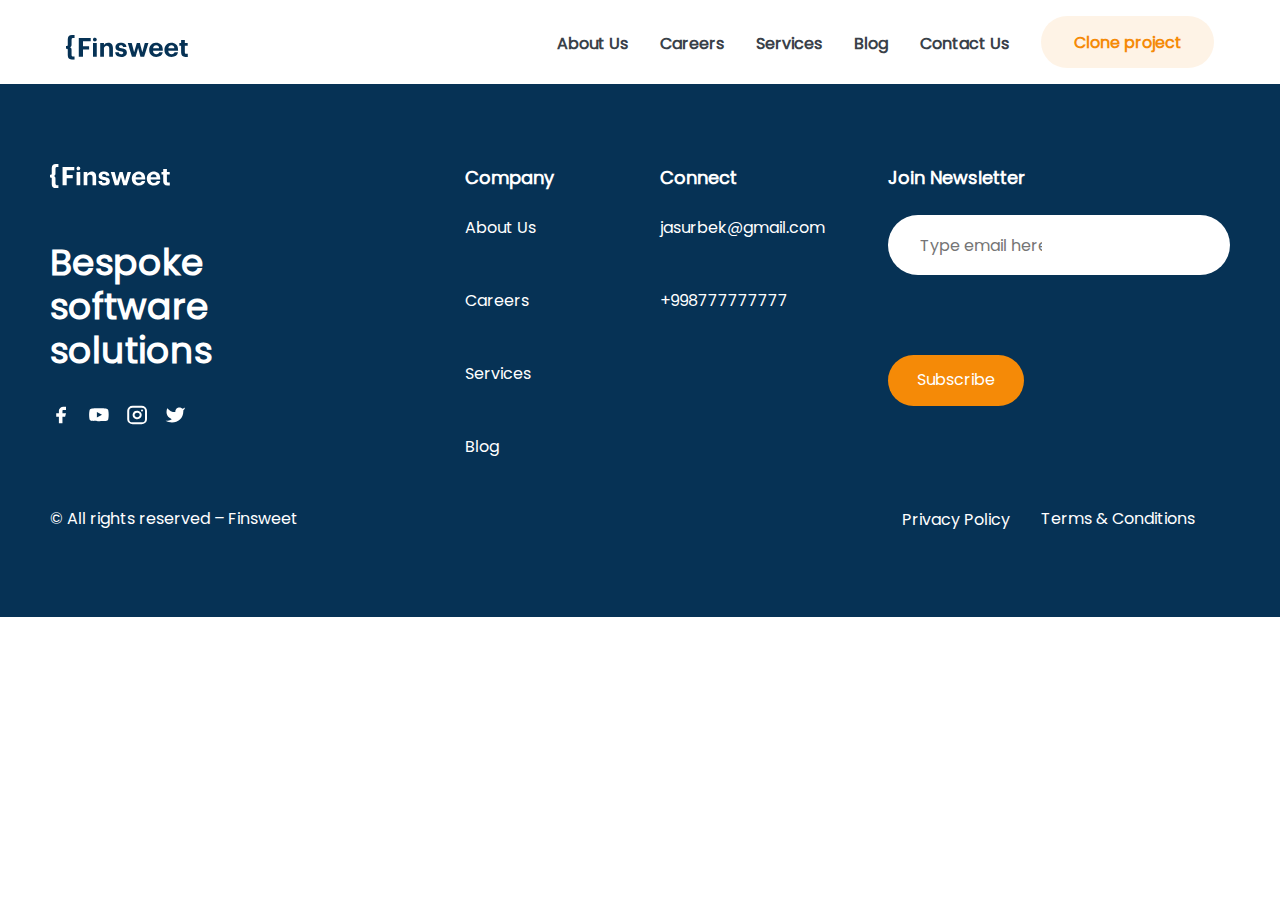
<file: index.html>
<!DOCTYPE html>
<html lang="en">
<head>
    <meta charset="UTF-8">
    <meta http-equiv="X-UA-Compatible" content="IE=edge">
    <meta name="viewport" content="width=device-width, initial-scale=1.0">
    <title>Community</title>
    <link rel="stylesheet" href="./css/global.css">
</head>
<body>
    <!-- HEADER-START -->
    <header class="site-header">
      <nav class="sitenav container">
        <div class="header-logo">
            <a href="./index.html">
                <img src="./imgs/svg/Header-logo.svg" alt="site-header-logo">
            </a>
        </div>
           <ul class="sitenav-list">
            <li class="sitenav-item"><a href="./pages/about/about.html"  class="sitenav-link" >About Us</a></li>
            <li class="sitenav-item"><a href="./pages/careers/careers.html"  class="sitenav-link" >Careers</a></li>
            <li class="sitenav-item"><a href="./pages/services/services.html"  class="sitenav-link" >Services</a></li>
            <li class="sitenav-item"><a href="./pages/blog/blog.html"  class="sitenav-link" >Blog</a></li>
            <li class="sitenav-item"><a href="./pages/contact-us/contact-us.html"  class="sitenav-link" >Contact us</a></li>
            <li class="sitenav-item"><a href=""  class="sitenav-link-btn"href="" >Clone project</a></li>
           </ul>
      </nav>
    </header>
    <!-- HEADER-END -->



    <!-- Footer-start -->
    <footer class="site-footer">
     <div class="container">
      <ul class="footer-list" >
        <li class="footer-item footer-item-1">
            <a href="">
                <img src="./imgs/svg/Footer-logo.svg" alt="site-footer-logo" width="120px" height="24px">
            </a>
            <h3>Bespoke software <br> solutions</h3>
            <div class="footer-div">
                <a  href=""><img  src="./imgs/svg/facebook.svg" alt="Facebook-Logo" ></a>
                <a  href=""><img  src="./imgs/svg/youtube.svg" alt="YouTube-Logo" ></a>
                <a  href=""><img  src="./imgs/svg/instagram.svg" alt="Insatagram-Logo" ></a>
                <a  href=""><img  src="./imgs/svg/twitter.svg" alt="Twitter-Logo"></a>
            </div>
            <li class="footer-item footer-item2">
            <h5>Company</h5>
            <a href="">About Us</a>
            <br>
            <a href="">Careers</a>
            <br>
            <a href="">Services</a>
            <br>
            <a href="">Blog</a>
            <br>
            </li>
            <li class="footer-item">
                <h5 class="footer-main-link">Connect</h5>
             <a class="footer-main-link"  href="mailto:jasurrrbekit@gmail.com">jasurbek@gmail.com</a>
             <br>
             <a class="footer-main-link" href="Tel:+998939448066">+998777777777</a>
            </li>
            <li class="footer-item">
                <h5 >Join Newsletter</h5>
                <input  type="email" placeholder="Type email here">
                <br>
                <a class=" footer-btn" href="https://github.com/jasursaydullayev ">Subscribe</a>
            </li>
        </ul>
        <div class="privacy">
            <p>© All rights reserved – Finsweet</p>
          <li class="privacy-right"> 
            <a href="./pages/privacy/privacy.html" target="_blank">Privacy Policy</a>
            <p href="#"> Terms & Conditions</p>
        </li> 

        </div>
     </div>
    </footer>
    <!-- Footer-end -->

</body>
</html>
</file>
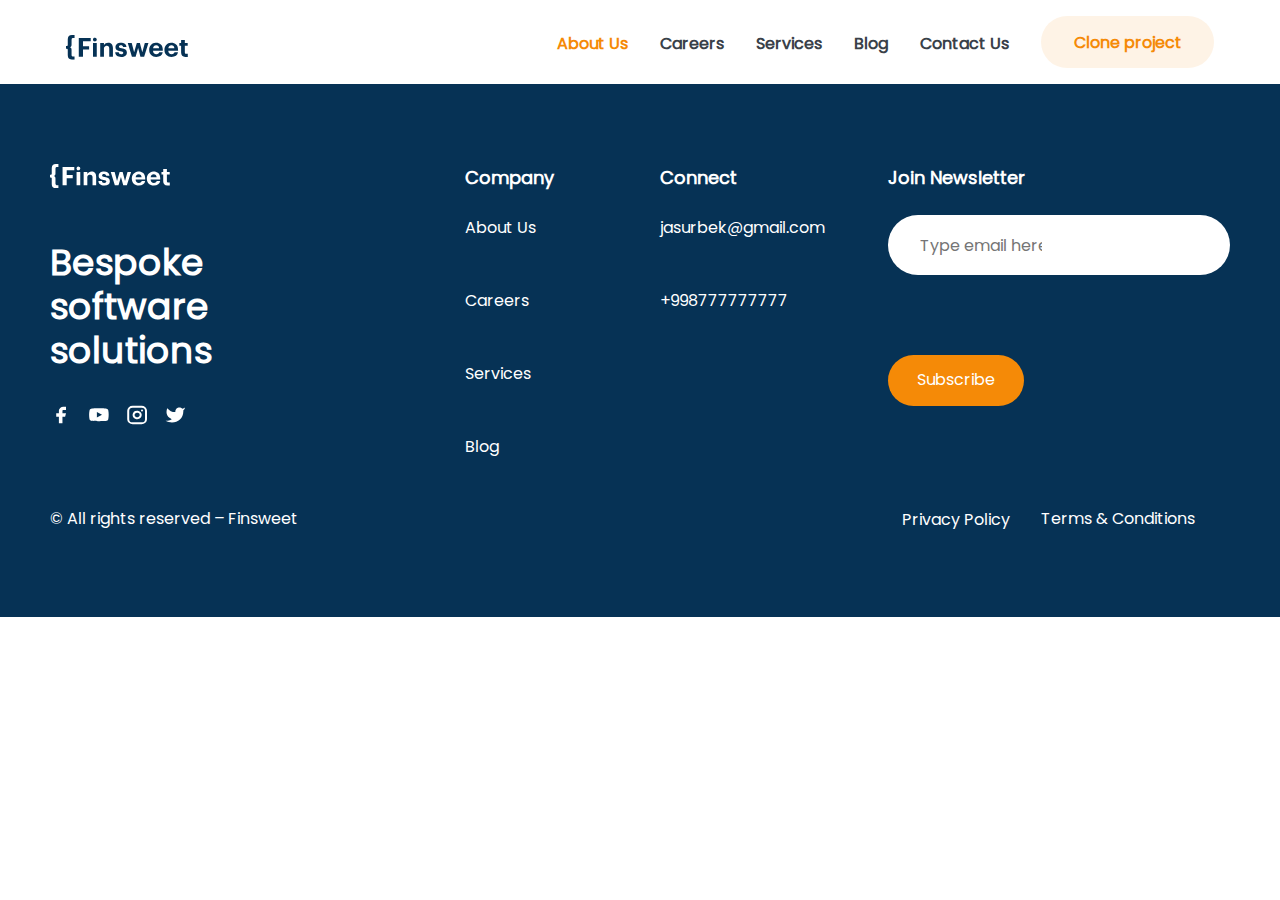
<file: pages/about/about.html>
<!DOCTYPE html>
<html lang="en">
<head>
    <meta charset="UTF-8">
    <meta http-equiv="X-UA-Compatible" content="IE=edge">
    <meta name="viewport" content="width=device-width, initial-scale=1.0">
    <title>Community</title>
    <link rel="stylesheet" href="../../css/global.css">
    <link rel="stylesheet" href="../../css/home.css">
</head>
<body>
    <header class="site-header">
        <nav class="sitenav container">
          <div class="header-logo">
              <a href="../../index.html">
                  <img src="../../imgs/svg/Header-logo.svg" alt="site-header-logo">
              </a>
          </div>
             <ul class="sitenav-list">
              <li class="sitenav-item"><a href="../../pages/about/about.html"  class="sitenav-link active ">About Us</a></li>
              <li class="sitenav-item"><a href="../careers/careers.html"  class="sitenav-link" >Careers</a></li>
              <li class="sitenav-item"><a href="../../pages/services/services.html"  class="sitenav-link" >Services</a></li>
              <li class="sitenav-item"><a href="../../pages/blog/blog.html"  class="sitenav-link" >Blog</a></li>
              <li class="sitenav-item"><a href="../../pages/contact-us/contact-us.html"  class="sitenav-link" >Contact us</a></li>
              <li class="sitenav-item"><a href="#"  class="sitenav-link-btn" >Clone project</a></li>
             </ul>
        </nav>
      </header>
      <!-- HEADER-END -->
      <!-- Footer-start -->
      <footer class="site-footer">
       <div class="container">
        <ul class="footer-list" >
          <li class="footer-item footer-item-1">
              <a href="">
                  <img src="../../imgs/svg/Footer-logo.svg" alt="site-footer-logo" width="120px" height="24px">
              </a>
              <h3>Bespoke software <br> solutions</h3>
              <div class="footer-div">
                  <a  href=""><img  src="../../imgs/svg/facebook.svg" alt="Facebook-Logo" ></a>
                  <a  href=""><img  src="../../imgs/svg/youtube.svg" alt="YouTube-Logo" ></a>
                  <a  href=""><img  src="../../imgs/svg/instagram.svg" alt="Insatagram-Logo" ></a>
                  <a  href=""><img  src="../../imgs/svg/twitter.svg" alt="Twitter-Logo"></a>
              </div>
              <li class="footer-item footer-item2">
              <h5>Company</h5>
              <a href="">About Us</a>
              <br>
              <a href="">Careers</a>
              <br>
              <a href="">Services</a>
              <br>
              <a href="">Blog</a>
              <br>
              </li>
              <li class="footer-item">
                  <h5 class="footer-main-link">Connect</h5>
               <a class="footer-main-link"  href="mailto:jasurrrbekit@gmail.com">jasurbek@gmail.com</a>
               <br>
               <a class="footer-main-link" href="Tel:+998939448066">+998777777777</a>
              </li>
              <li class="footer-item">
                  <h5 >Join Newsletter</h5>
                  <input  type="email" placeholder="Type email here">
                  <br>
                  <a class=" footer-btn" href="https://github.com/jasursaydullayev ">Subscribe</a>
              </li>
          </ul>
          <div class="privacy">
            <p>© All rights reserved – Finsweet</p>
          <li class="privacy-right"> 
            <a href="./pages/privacy/privacy.html" target="_blank">Privacy Policy</a>
            <p href="#"> Terms & Conditions</p>
        </li> 
       </div>
      </footer>
      <!-- Footer-end -->
</body>
</html>
</file>
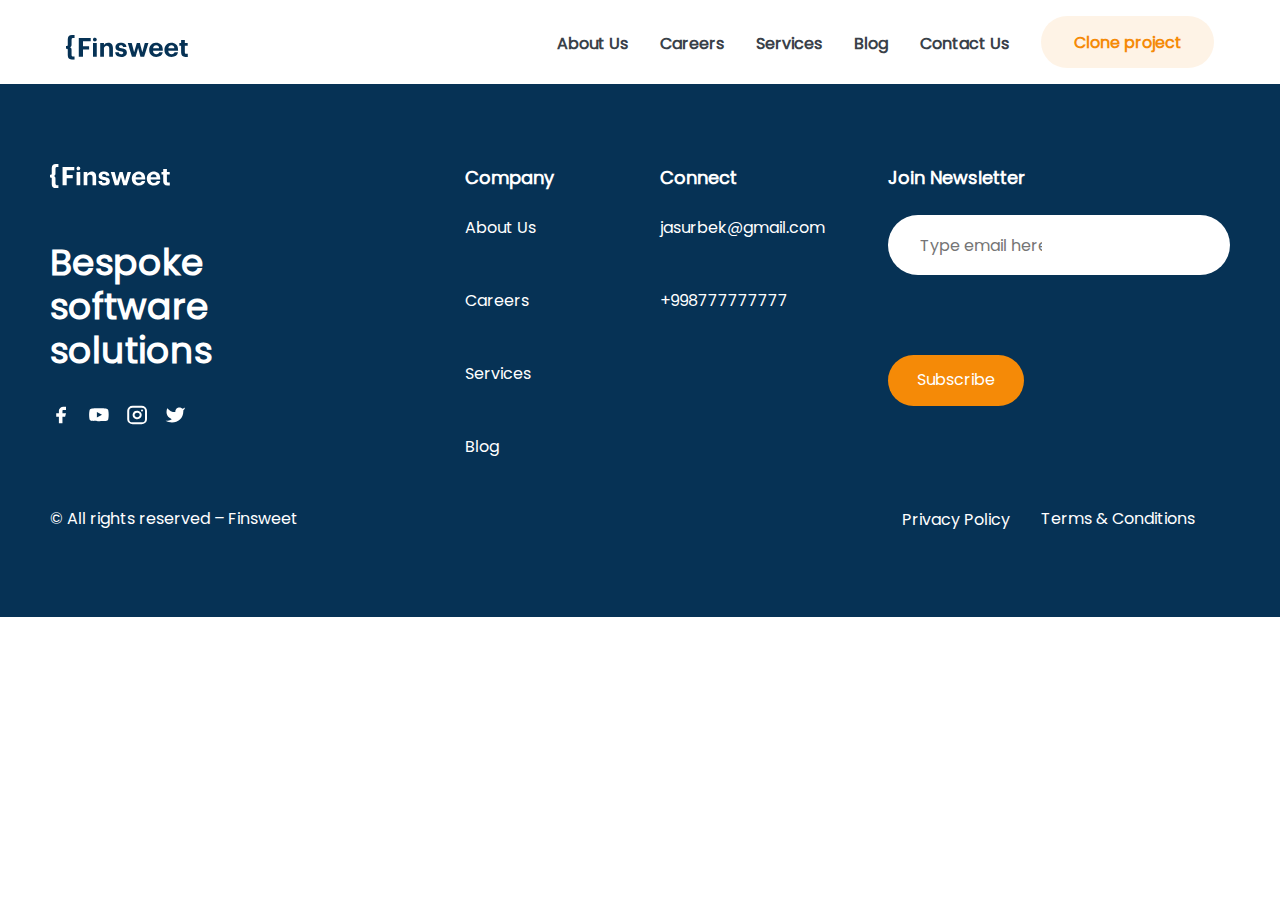
<file: pages/apply/apply.html>
<!DOCTYPE html>
<html lang="en">
<head>
    <meta charset="UTF-8">
    <meta http-equiv="X-UA-Compatible" content="IE=edge">
    <meta name="viewport" content="width=device-width, initial-scale=1.0">
    <title>Community</title>
    <link rel="stylesheet" href="../../css/global.css">
</head>
<body>
    <header class="site-header">
        <nav class="sitenav container">
          <div class="header-logo">
              <a href="../../index.html">
                  <img src="../../imgs/svg/Header-logo.svg" alt="site-header-logo">
              </a>
          </div>
             <ul class="sitenav-list">
              <li class="sitenav-item"><a href=""  class="sitenav-link" >About Us</a></li>
              <li class="sitenav-item"><a href=""  class="sitenav-link" >Careers</a></li>
              <li class="sitenav-item"><a href=""  class="sitenav-link" >Services</a></li>
              <li class="sitenav-item"><a href=""  class="sitenav-link" >Blog</a></li>
              <li class="sitenav-item"><a href=""  class="sitenav-link" >Contact us</a></li>
              <li class="sitenav-item"><a href=""  class="sitenav-link-btn"href="" >Clone project</a></li>
             </ul>
        </nav>
      </header>
      <!-- HEADER-END -->
  
  
  
      <!-- Footer-start -->
      <footer class="site-footer">
       <div class="container">
        <ul class="footer-list" >
          <li class="footer-item footer-item-1">
              <a href="">
                  <img src="../../imgs/svg/Footer-logo.svg" alt="site-footer-logo" width="120px" height="24px">
              </a>
              <h3>Bespoke software <br> solutions</h3>
              <div class="footer-div">
                  <a  href=""><img  src="../../imgs/svg/facebook.svg" alt="Facebook-Logo" ></a>
                  <a  href=""><img  src="../../imgs/svg/youtube.svg" alt="YouTube-Logo" ></a>
                  <a  href=""><img  src="../../imgs/svg/instagram.svg" alt="Insatagram-Logo" ></a>
                  <a  href=""><img  src="../../imgs/svg/twitter.svg" alt="Twitter-Logo"></a>
              </div>
              <li class="footer-item footer-item2">
              <h5>Company</h5>
              <a href="">About Us</a>
              <br>
              <a href="">Careers</a>
              <br>
              <a href="">Services</a>
              <br>
              <a href="">Blog</a>
              <br>
              </li>
              <li class="footer-item">
                  <h5 class="footer-main-link">Connect</h5>
               <a class="footer-main-link"  href="mailto:jasurrrbekit@gmail.com">jasurbek@gmail.com</a>
               <br>
               <a class="footer-main-link" href="Tel:+998939448066">+998777777777</a>
              </li>
              <li class="footer-item">
                  <h5 >Join Newsletter</h5>
                  <input  type="email" placeholder="Type email here">
                  <br>
                  <a class=" footer-btn" href="https://github.com/jasursaydullayev ">Subscribe</a>
              </li>
          </ul>
          <div class="privacy">
            <p>© All rights reserved – Finsweet</p>
          <li class="privacy-right"> 
            <a href="./pages/privacy/privacy.html" target="_blank">Privacy Policy</a>
            <p href="#"> Terms & Conditions</p>
        </li> 
       </div>
      </footer>
      <!-- Footer-end -->
</body>
</html>
</file>
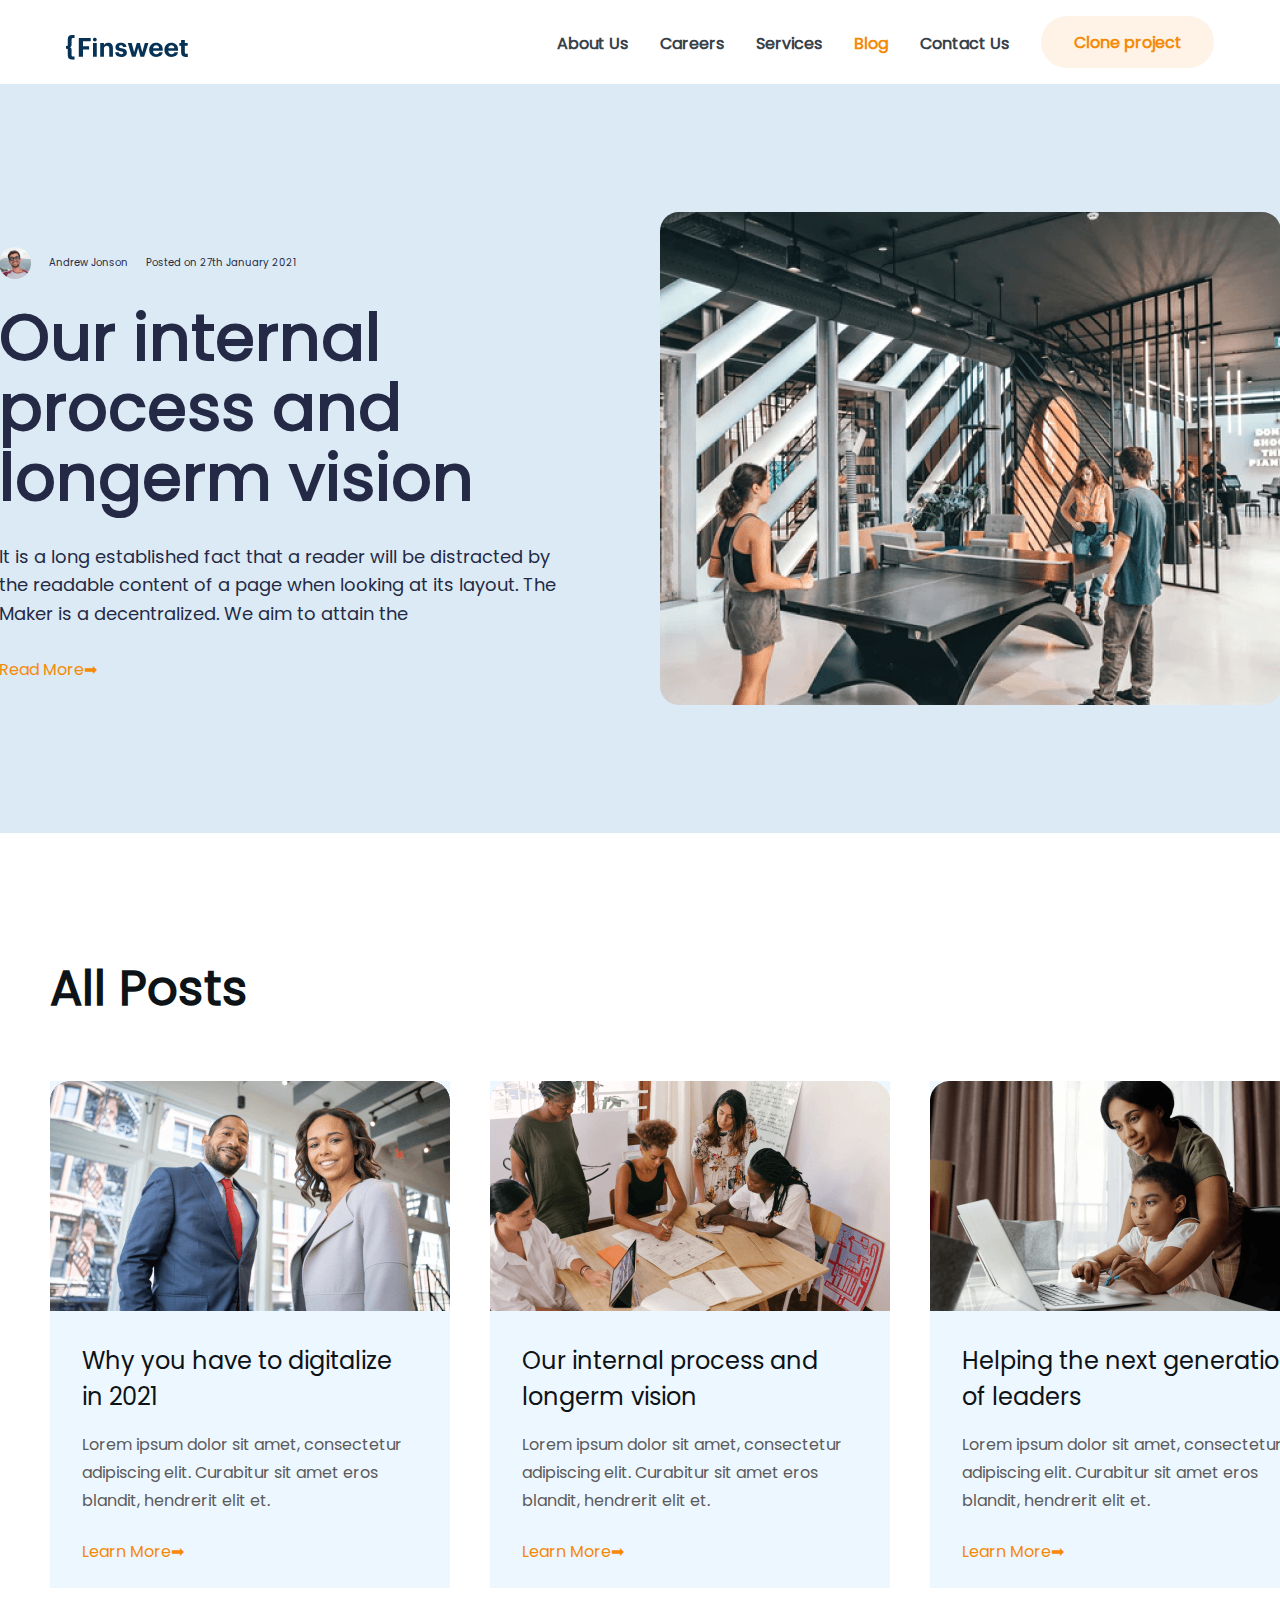
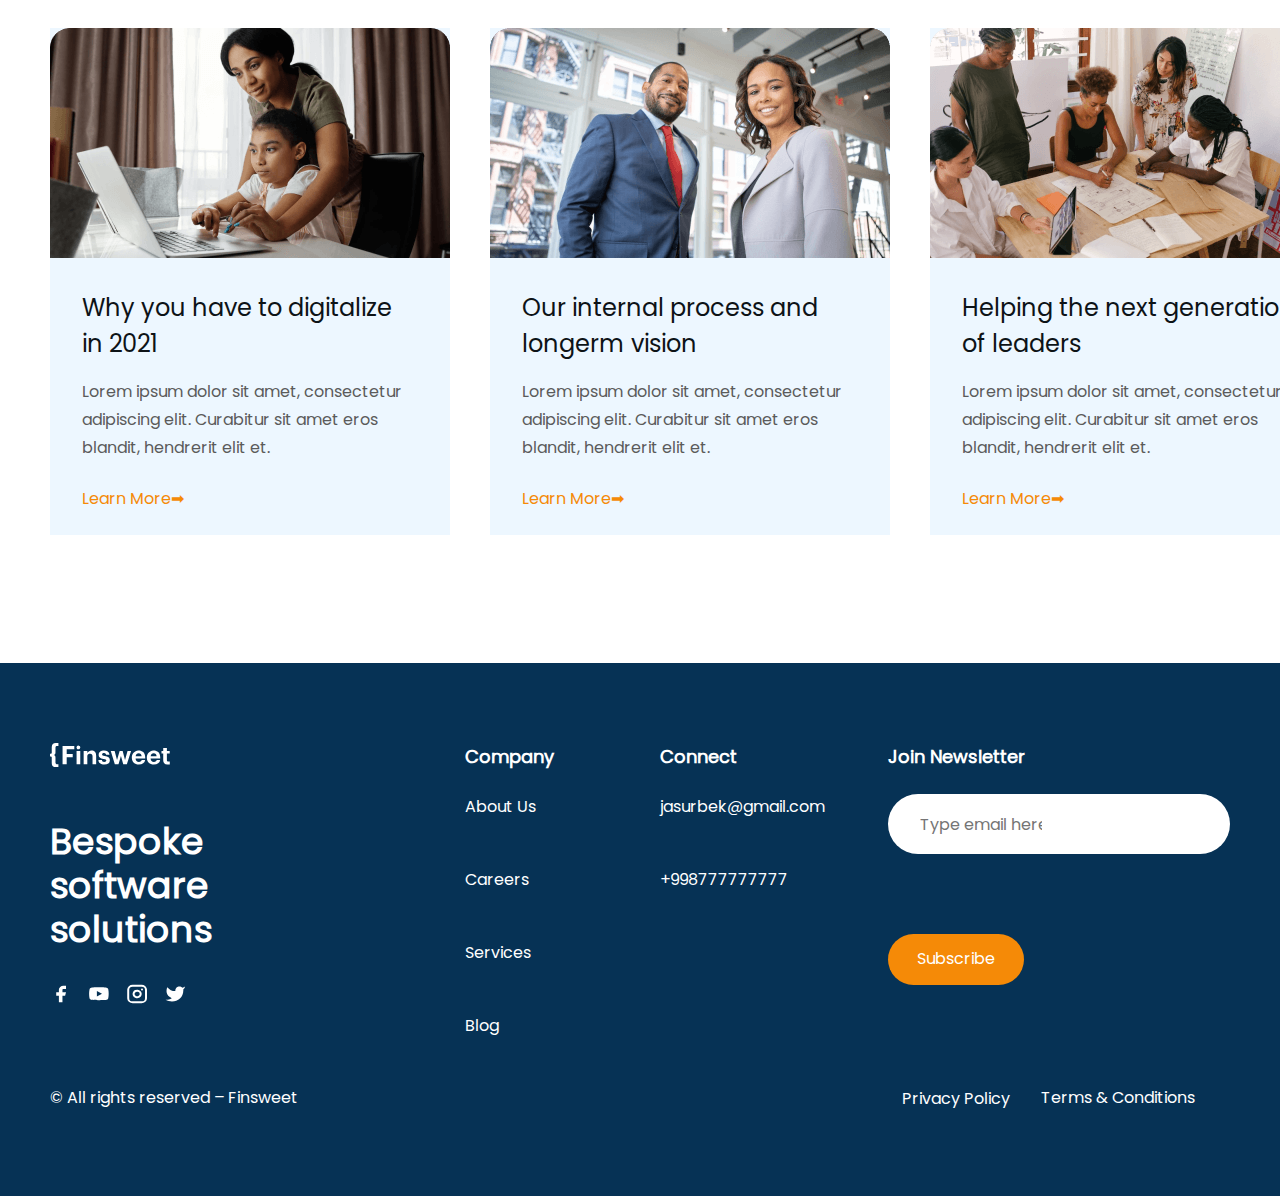
<file: pages/blog/blog.html>
<!DOCTYPE html>
<html lang="en">
<head>
    <meta charset="UTF-8">
    <meta http-equiv="X-UA-Compatible" content="IE=edge">
    <meta name="viewport" content="width=device-width, initial-scale=1.0">
    <title>Community</title>
    <link rel="stylesheet" href="../../css/global.css">
   <link rel="stylesheet" href="./blog.css">
</head>
<body>
    <header class="site-header">
        <nav class="sitenav container">
          <div class="header-logo">
              <a href="../../index.html">
                  <img src="../../imgs/svg/Header-logo.svg" alt="site-header-logo">
              </a>
          </div>
             <ul class="sitenav-list">
              <li class="sitenav-item"><a href="../about/about.html" class="sitenav-link" >About Us</a></li>
              <li class="sitenav-item"><a href="../careers/careers.html" class="sitenav-link" >Careers</a></li>
              <li class="sitenav-item"><a href="../services/services.html" class="sitenav-link" >Services</a></li>
              <li class="sitenav-item"><a href="../blog/blog.html" class=" sitenav-link active" >Blog</a></li>
              <li class="sitenav-item"><a href="../contact-us/contact-us.html" class="sitenav-link" >Contact us</a></li>
              <li class="sitenav-item"><a href="" class="sitenav-link-btn" >Clone project</a></li>
             </ul>
        </nav>
      </header>
      <!-- HEADER-END -->
  <!-- MAIN-START -->
  <main>
    <div class="main-header">
<div class="div-wrapper">
    <div class="main-header-div">
        <img src="../../imgs/png/blog-inner-men-img.png" alt="blog-men-image">
        <p>Andrew Jonson</p>
        <p>Posted on 27th January 2021</p>
    </div>
        <h1 class="main-header-h1">Our internal process and longerm vision</h1>
        <p class="main-header-text">It is a long established fact that a reader will be distracted by the readable content of a page when looking at its layout. The Maker is a decentralized. We aim to attain the</p>
        <a class="blog-inner-link" href="./blog-inner/blog-inner.html" target="_blank">Read More➡</a>
</div>
    <img class="header-image" src="../../imgs/png/blog-main-header-image.png" alt="blog-main-header-image">
   </div>
   <h1 class="all-h1 container">All Posts</h1>
   <div class="container all-wrapper-div ">
    <!-- FIRST-DIV -->
  <div class="mega-div">  <div class="div-first">
        <img  src="../../imgs/png/Image1.png" alt="image1" width="400px" height="230px">
        <h4  class="first-h4" >Why you have to digitalize in 2021</h4>
        <p class=" first-text">Lorem ipsum dolor sit amet, consectetur adipiscing elit. Curabitur sit amet eros blandit, hendrerit elit et.</p>
        <a class="inner-link" href="./blog-inner/blog-inner.html" target="_blank">Learn More➡</a>
    </div>
    <!-- SECOND-DIV -->
    <div class="div-second">
        <img  src="../../imgs/png/Image2.png" alt="image2" width="400px" height="230px">
        <h4  class="second-h4" >Our internal process and longerm vision</h4>
        <p class=" second-text">Lorem ipsum dolor sit amet, consectetur adipiscing elit. Curabitur sit amet eros blandit, hendrerit elit et.</p>
        <a class="inner-link" href="./blog-inner/blog-inner.html" target="_blank">Learn More➡</a>
    </div>
    <div class="div-thrid">
        <img  src="../../imgs/png/Image3.png" alt="image3" width="400px" height="230px">
        <h4  class="thrid-h4" >Helping the next generation of leaders</h4>
        <p class=" thrid-text">Lorem ipsum dolor sit amet, consectetur adipiscing elit. Curabitur sit amet eros blandit, hendrerit elit et.</p>
        <a class="inner-link" href="./blog-inner/blog-inner.html" target="_blank">Learn More➡</a>
    </div>
</div>
    <div class="mega-wrapper-div">
        <div class="div-fourth">
            <img  src="../../imgs/png/Image3.png" alt="image3" width="400px" height="230px">
            <h4  class="fourth-h4" >Why you have to digitalize in 2021</h4>
            <p class=" fourth-text">Lorem ipsum dolor sit amet, consectetur adipiscing elit. Curabitur sit amet eros blandit, hendrerit elit et.</p>
            <a class="inner-link" href="./blog-inner/blog-inner.html" target="_blank">Learn More➡</a>
        </div>
            <div class="div-fifth">
            <img  src="../../imgs/png/Image1.png" alt="image1" width="400px" height="230px">
            <h4  class="fifth-h4" >Our internal process and longerm vision</h4>
            <p class=" fifth-text">Lorem ipsum dolor sit amet, consectetur adipiscing elit. Curabitur sit amet eros blandit, hendrerit elit et.</p>
            <a class="inner-link" href="./blog-inner/blog-inner.html" target="_blank">Learn More➡</a>
        </div>
        <div class="div-six">
            <img  src="../../imgs/png/Image2.png" alt="image2" width="400px" height="230px">
            <h4  class="six-h4" >Helping the next generation of leaders</h4>
            <p class=" six-text">Lorem ipsum dolor sit amet, consectetur adipiscing elit. Curabitur sit amet eros blandit, hendrerit elit et.</p>
            <a class="inner-link" href="./blog-inner/blog-inner.html" target="_blank">Learn More➡</a>
        </div>
    </div>
   </div>
  </main>
  <!-- MAIN-END -->

      <!-- Footer-start -->
      <footer class="site-footer">
       <div class="container">
        <ul class="footer-list" >
          <li class="footer-item footer-item-1">
              <a href="">
                  <img src="../../imgs/svg/Footer-logo.svg" alt="site-footer-logo" width="120px" height="24px">
              </a>
              <h3>Bespoke software <br> solutions</h3>
              <div class="footer-div">
                  <a  href=""><img  src="../../imgs/svg/facebook.svg" alt="Facebook-Logo" ></a>
                  <a  href=""><img  src="../../imgs/svg/youtube.svg" alt="YouTube-Logo" ></a>
                  <a  href=""><img  src="../../imgs/svg/instagram.svg" alt="Insatagram-Logo" ></a>
                  <a  href=""><img  src="../../imgs/svg/twitter.svg" alt="Twitter-Logo"></a>
              </div>
              <li class="footer-item footer-item2">
              <h5>Company</h5>
              <a href="">About Us</a>
              <br>
              <a href="">Careers</a>
              <br>
              <a href="">Services</a>
              <br>
              <a href="">Blog</a>
              <br>
              </li>
              <li class="footer-item">
                  <h5 class="footer-main-link">Connect</h5>
               <a class="footer-main-link"  href="mailto:jasurrrbekit@gmail.com">jasurbek@gmail.com</a>
               <br>
               <a class="footer-main-link" href="Tel:+998939448066">+998777777777</a>
              </li>
              <li class="footer-item">
                  <h5 >Join Newsletter</h5>
                  <input  type="email" placeholder="Type email here">
                  <br>
                  <a class=" footer-btn" href="https://github.com/jasursaydullayev ">Subscribe</a>
              </li>
          </ul>
          <div class="privacy">
            <p>© All rights reserved – Finsweet</p>
          <li class="privacy-right"> 
            <a href="../privacy/privacy.html" target="_blank">Privacy Policy</a>
            <p href="#"> Terms & Conditions</p>
        </li> 
       </div>
      </footer>
      <!-- Footer-end -->
</body>
</html>
</file>
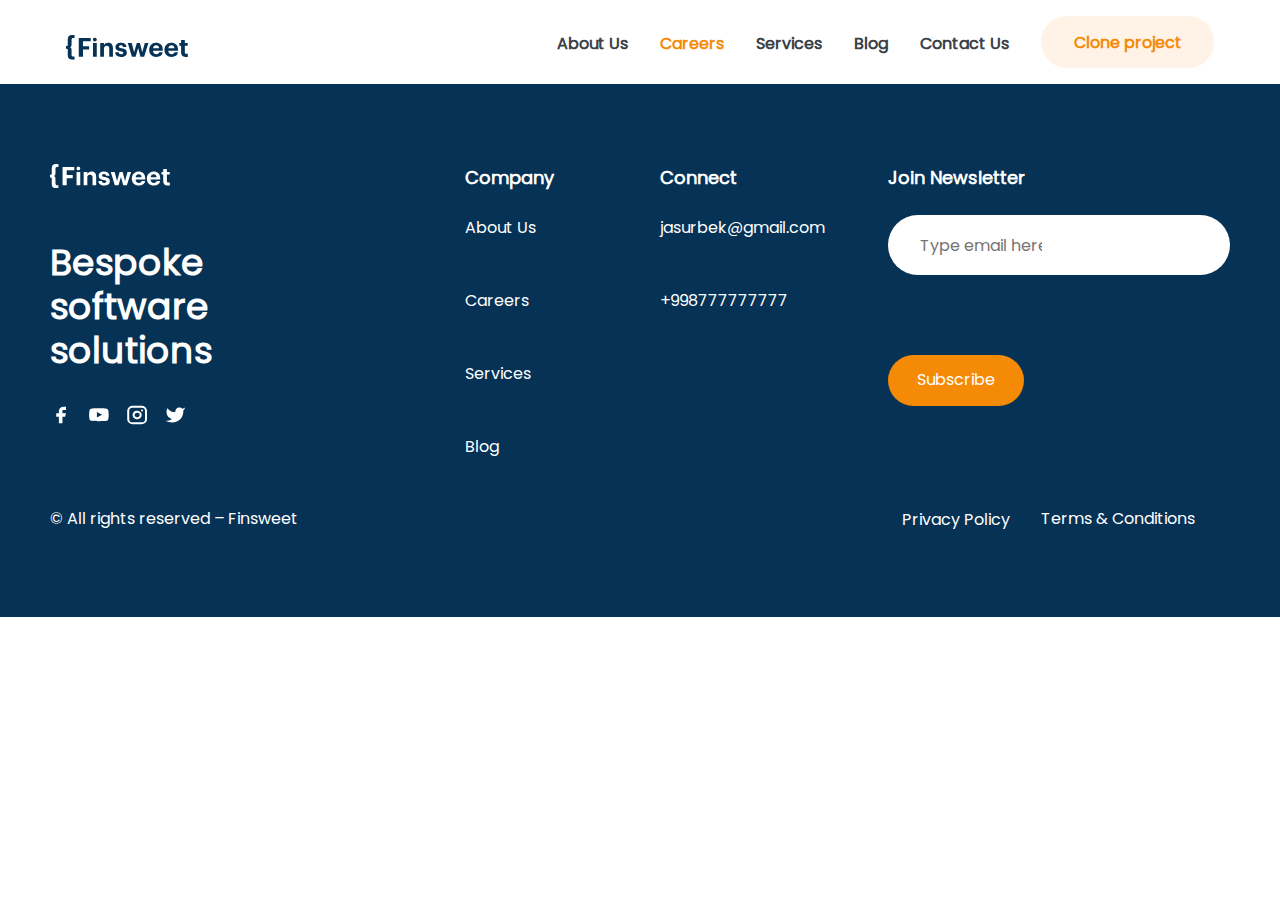
<file: pages/careers/careers.html>
<!DOCTYPE html>
<html lang="en">
<head>
    <meta charset="UTF-8">
    <meta http-equiv="X-UA-Compatible" content="IE=edge">
    <meta name="viewport" content="width=device-width, initial-scale=1.0">
    <title>Community</title>
    <link rel="stylesheet" href="../../css/global.css">
</head>
<body>
    <header class="site-header">
        <nav class="sitenav container">
          <div class="header-logo">
              <a href="../../index.html">
                  <img src="../../imgs/svg/Header-logo.svg" alt="site-header-logo">
              </a>
          </div>
             <ul class="sitenav-list">
              <li class="sitenav-item"><a href="../about/about.html"  class="sitenav-link" >About Us</a></li>
              <li class="sitenav-item"><a href="../careers/careers.html"  class="sitenav-link active" >Careers</a></li>
              <li class="sitenav-item"><a href="../services/services.html"  class="sitenav-link" >Services</a></li>
              <li class="sitenav-item"><a href="../blog/blog.html"  class="sitenav-link" >Blog</a></li>
              <li class="sitenav-item"><a href="../contact-us/contact-us.html"  class="sitenav-link" >Contact us</a></li>
              <li class="sitenav-item"><a href=""  class="sitenav-link-btn"href="" >Clone project</a></li>
             </ul>
        </nav>
      </header>
      <!-- HEADER-END -->
  
  
  
      <!-- Footer-start -->
      <footer class="site-footer">
       <div class="container">
        <ul class="footer-list" >
          <li class="footer-item footer-item-1">
              <a href="">
                  <img src="../../imgs/svg/Footer-logo.svg" alt="site-footer-logo" width="120px" height="24px">
              </a>
              <h3>Bespoke software <br> solutions</h3>
              <div class="footer-div">
                  <a  href=""><img  src="../../imgs/svg/facebook.svg" alt="Facebook-Logo" ></a>
                  <a  href=""><img  src="../../imgs/svg/youtube.svg" alt="YouTube-Logo" ></a>
                  <a  href=""><img  src="../../imgs/svg/instagram.svg" alt="Insatagram-Logo" ></a>
                  <a  href=""><img  src="../../imgs/svg/twitter.svg" alt="Twitter-Logo"></a>
              </div>
              <li class="footer-item footer-item2">
              <h5>Company</h5>
              <a href="">About Us</a>
              <br>
              <a href="">Careers</a>
              <br>
              <a href="">Services</a>
              <br>
              <a href="">Blog</a>
              <br>
              </li>
              <li class="footer-item">
                  <h5 class="footer-main-link">Connect</h5>
               <a class="footer-main-link"  href="mailto:jasurrrbekit@gmail.com">jasurbek@gmail.com</a>
               <br>
               <a class="footer-main-link" href="Tel:+998939448066">+998777777777</a>
              </li>
              <li class="footer-item">
                  <h5 >Join Newsletter</h5>
                  <input  type="email" placeholder="Type email here">
                  <br>
                  <a class=" footer-btn" href="https://github.com/jasursaydullayev ">Subscribe</a>
              </li>
          </ul>
          <div class="privacy">
            <p>© All rights reserved – Finsweet</p>
          <li class="privacy-right"> 
            <a href="./pages/privacy/privacy.html" target="_blank">Privacy Policy</a>
            <p href="#"> Terms & Conditions</p>
        </li> 
       </div>
      </footer>
      <!-- Footer-end -->
</body>
</html>
</file>
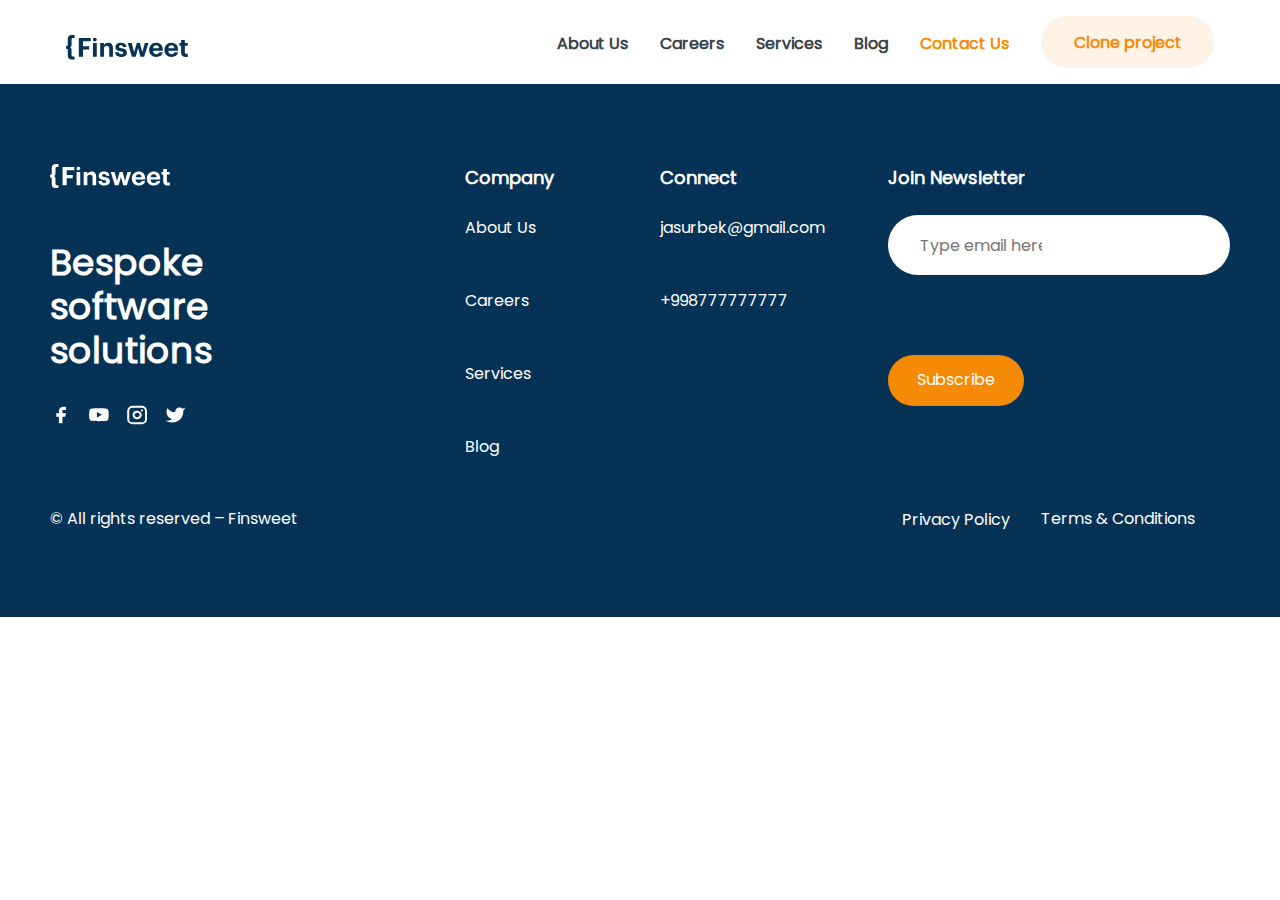
<file: pages/contact-us/contact-us.html>
<!DOCTYPE html>
<html lang="en">
<head>
    <meta charset="UTF-8">
    <meta http-equiv="X-UA-Compatible" content="IE=edge">
    <meta name="viewport" content="width=device-width, initial-scale=1.0">
    <title>Community</title>
    <link rel="stylesheet" href="../../css/global.css">
</head>
<body>
    <header class="site-header">
        <nav class="sitenav container">
          <div class="header-logo">
              <a href="../../index.html">
                  <img src="../../imgs/svg/Header-logo.svg" alt="site-header-logo">
              </a>
          </div>
             <ul class="sitenav-list">
              <li class="sitenav-item"><a href="../about/about.html" class="sitenav-link" >About Us</a></li>
              <li class="sitenav-item"><a href="../careers/careers.html" class="sitenav-link" >Careers</a></li>
              <li class="sitenav-item"><a href="../services/services.html" class="sitenav-link" >Services</a></li>
              <li class="sitenav-item"><a href="../blog/blog.html" class="sitenav-link" >Blog</a></li>
              <li class="sitenav-item"><a href="../contact-us/contact-us.html" class="sitenav-link active" >Contact us</a></li>
              <li class="sitenav-item"><a href="" class="sitenav-link-btn"href="" >Clone project</a></li>
             </ul>
        </nav>
      </header>
      <!-- HEADER-END -->
  
  
  
      <!-- Footer-start -->
      <footer class="site-footer">
       <div class="container">
        <ul class="footer-list" >
          <li class="footer-item footer-item-1">
              <a href="">
                  <img src="../../imgs/svg/Footer-logo.svg" alt="site-footer-logo" width="120px" height="24px">
              </a>
              <h3>Bespoke software <br> solutions</h3>
              <div class="footer-div">
                  <a  href=""><img  src="../../imgs/svg/facebook.svg" alt="Facebook-Logo" ></a>
                  <a  href=""><img  src="../../imgs/svg/youtube.svg" alt="YouTube-Logo" ></a>
                  <a  href=""><img  src="../../imgs/svg/instagram.svg" alt="Insatagram-Logo" ></a>
                  <a  href=""><img  src="../../imgs/svg/twitter.svg" alt="Twitter-Logo"></a>
              </div>
              <li class="footer-item footer-item2">
              <h5>Company</h5>
              <a href="">About Us</a>
              <br>
              <a href="">Careers</a>
              <br>
              <a href="">Services</a>
              <br>
              <a href="">Blog</a>
              <br>
              </li>
              <li class="footer-item">
                  <h5 class="footer-main-link">Connect</h5>
               <a class="footer-main-link"  href="mailto:jasurrrbekit@gmail.com">jasurbek@gmail.com</a>
               <br>
               <a class="footer-main-link" href="Tel:+998939448066">+998777777777</a>
              </li>
              <li class="footer-item">
                  <h5 >Join Newsletter</h5>
                  <input  type="email" placeholder="Type email here">
                  <br>
                  <a class=" footer-btn" href="https://github.com/jasursaydullayev ">Subscribe</a>
              </li>
          </ul>
          <div class="privacy">
            <p>© All rights reserved – Finsweet</p>
          <li class="privacy-right"> 
            <a href="./pages/privacy/privacy.html" target="_blank">Privacy Policy</a>
            <p href="#"> Terms & Conditions</p>
        </li> 
       </div>
      </footer>
      <!-- Footer-end -->
</body>
</html>
</file>
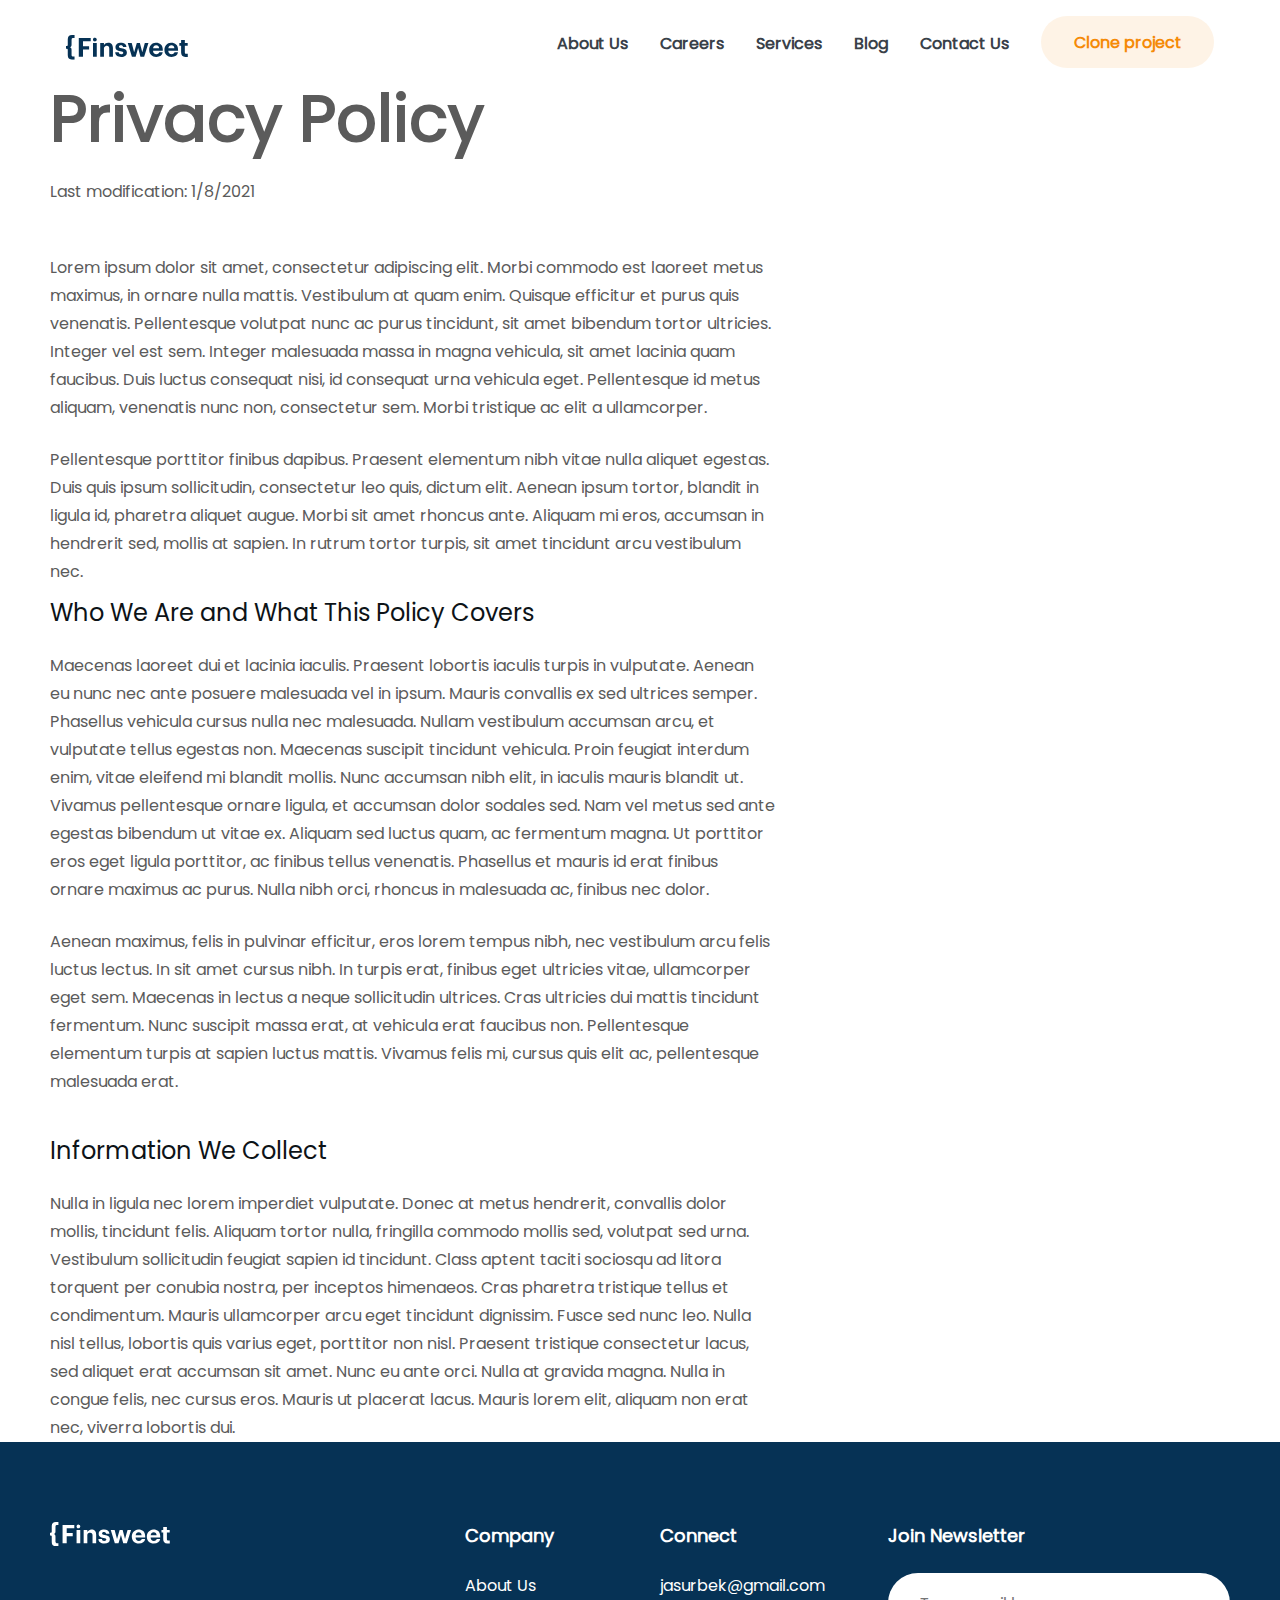
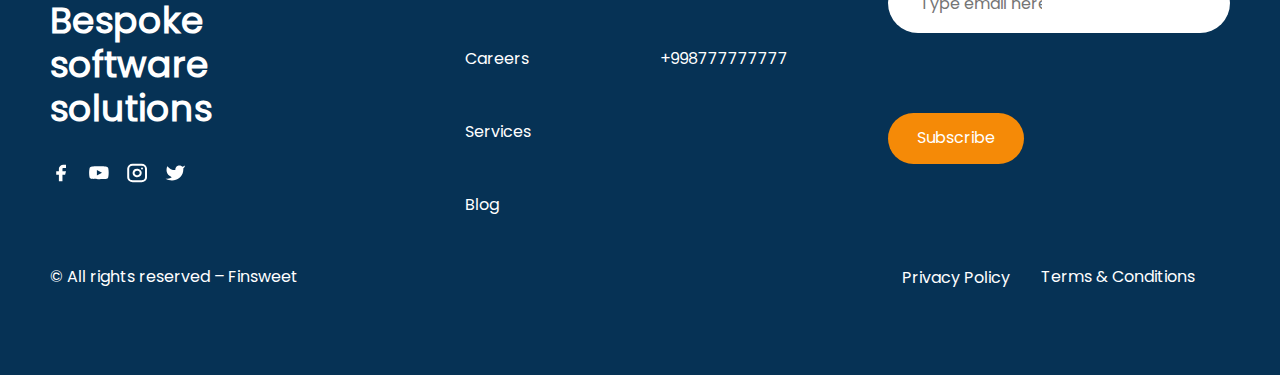
<file: pages/privacy/privacy.html>
<!DOCTYPE html>
<html lang="en">
<head>
    <meta charset="UTF-8">
    <meta http-equiv="X-UA-Compatible" content="IE=edge">
    <meta name="viewport" content="width=device-width, initial-scale=1.0">
    <title>Community</title>
    <link rel="stylesheet" href="../../css/global.css">
    <link rel="stylesheet" href="./privacy.css">
</head>
<body>
    <header class="site-header">
        <nav class="sitenav container">
          <div class="header-logo">
              <a href="#">
                  <img src="../../imgs/svg/Header-logo.svg" alt="site-header-logo">
              </a>
          </div>
             <ul class="sitenav-list">
              <li class="sitenav-item"><a href="../about/about.html"  class="sitenav-link">About Us</a></li>
              <li class="sitenav-item"><a href="../careers/careers.html"  class="sitenav-link"href="" >Careers</a></li>
              <li class="sitenav-item"><a href="../services/services.html"  class="sitenav-link"href="" >Services</a></li>
              <li class="sitenav-item"><a href="../blog/blog.html"  class="sitenav-link"href="" >Blog</a></li>
              <li class="sitenav-item"><a href="../contact-us/contact-us.html"  class="sitenav-link"href="" >Contact us</a></li>
              <li class="sitenav-item"><a href=""  class="sitenav-link-btn"href="" >Clone project</a></li>
             </ul>
        </nav>
      </header>
      <!-- HEADER-END -->
  <!-- MAIN-START -->
   <main>
    <div class="container">
        <h1 class="privacy-big-title" >Privacy Policy</h1>
        <p class="privacy-text-small">Last modification: 1/8/2021</p>
        <p class="privacy-text1">Lorem ipsum dolor sit amet, consectetur adipiscing elit. Morbi commodo est laoreet metus maximus, in ornare nulla mattis. Vestibulum at quam enim. Quisque efficitur et purus quis venenatis. Pellentesque volutpat nunc ac purus tincidunt, sit amet bibendum tortor ultricies. Integer vel est sem. Integer malesuada massa in magna vehicula, sit amet lacinia quam faucibus. Duis luctus consequat nisi, id consequat urna vehicula eget. Pellentesque id metus aliquam, venenatis nunc non, consectetur sem. Morbi tristique ac elit a ullamcorper.</p>
        <p  class="privacy-text2">Pellentesque porttitor finibus dapibus. Praesent elementum nibh vitae nulla aliquet egestas. Duis quis ipsum sollicitudin, consectetur leo quis, dictum elit. Aenean ipsum tortor, blandit in ligula id, pharetra aliquet augue. Morbi sit amet rhoncus ante. Aliquam mi eros, accumsan in hendrerit sed, mollis at sapien. In rutrum tortor turpis, sit amet tincidunt arcu vestibulum nec.</p>
        <h4 class="privacy-title">Who We Are and What This Policy Covers</h4>
        <p class="privacy-text3">Maecenas laoreet dui et lacinia iaculis. Praesent lobortis iaculis turpis in vulputate. Aenean eu nunc nec ante posuere malesuada vel in ipsum. Mauris convallis ex sed ultrices semper. Phasellus vehicula cursus nulla nec malesuada. Nullam vestibulum accumsan arcu, et vulputate tellus egestas non. Maecenas suscipit tincidunt vehicula. Proin feugiat interdum enim, vitae eleifend mi blandit mollis. Nunc accumsan nibh elit, in iaculis mauris blandit ut. Vivamus pellentesque ornare ligula, et accumsan dolor sodales sed. Nam vel metus sed ante egestas bibendum ut vitae ex. Aliquam sed luctus quam, ac fermentum magna. Ut porttitor eros eget ligula porttitor, ac finibus tellus venenatis. Phasellus et mauris id erat finibus ornare maximus ac purus. Nulla nibh orci, rhoncus in malesuada ac, finibus nec dolor.</p>
        <p class="privacy-text4">Aenean maximus, felis in pulvinar efficitur, eros lorem tempus nibh, nec vestibulum arcu felis luctus lectus. In sit amet cursus nibh. In turpis erat, finibus eget ultricies vitae, ullamcorper eget sem. Maecenas in lectus a neque sollicitudin ultrices. Cras ultricies dui mattis tincidunt fermentum. Nunc suscipit massa erat, at vehicula erat faucibus non. Pellentesque elementum turpis at sapien luctus mattis. Vivamus felis mi, cursus quis elit ac, pellentesque malesuada erat.</p>
        <h4 class="privacy-title">Information We Collect</h4>
        <p class="privacy-text5">Nulla in ligula nec lorem imperdiet vulputate. Donec at metus hendrerit, convallis dolor mollis, tincidunt felis. Aliquam tortor nulla, fringilla commodo mollis sed, volutpat sed urna. Vestibulum sollicitudin feugiat sapien id tincidunt. Class aptent taciti sociosqu ad litora torquent per conubia nostra, per inceptos himenaeos. Cras pharetra tristique tellus et condimentum. Mauris ullamcorper arcu eget tincidunt dignissim. Fusce sed nunc leo. Nulla nisl tellus, lobortis quis varius eget, porttitor non nisl. Praesent tristique consectetur lacus, sed aliquet erat accumsan sit amet. Nunc eu ante orci. Nulla at gravida magna. Nulla in congue felis, nec cursus eros. Mauris ut placerat lacus. Mauris lorem elit, aliquam non erat nec, viverra lobortis dui.</p>
    </div>
   </main>
    <!-- MAIN-END -->
  
  
      <!-- Footer-start -->
      <footer class="site-footer">
       <div class="container">
        <ul class="footer-list" >
          <li class="footer-item footer-item-1">
              <a href="">
                  <img src="../../imgs/svg/Footer-logo.svg" alt="site-footer-logo" width="120px" height="24px">
              </a>
              <h3>Bespoke software <br> solutions</h3>
              <div class="footer-div">
                  <a  href=""><img  src="../../imgs/svg/facebook.svg" alt="Facebook-Logo" ></a>
                  <a  href=""><img  src="../../imgs/svg/youtube.svg" alt="YouTube-Logo" ></a>
                  <a  href=""><img  src="../../imgs/svg/instagram.svg" alt="Insatagram-Logo" ></a>
                  <a  href=""><img  src="../../imgs/svg/twitter.svg" alt="Twitter-Logo"></a>
              </div>
              <li class="footer-item footer-item2">
              <h5>Company</h5>
              <a href="">About Us</a>
              <br>
              <a href="">Careers</a>
              <br>
              <a href="">Services</a>
              <br>
              <a href="">Blog</a>
              <br>
              </li>
              <li class="footer-item">
                  <h5 class="footer-main-link">Connect</h5>
               <a class="footer-main-link"  href="mailto:jasurrrbekit@gmail.com">jasurbek@gmail.com</a>
               <br>
               <a class="footer-main-link" href="Tel:+998939448066">+998777777777</a>
              </li>
              <li class="footer-item">
                  <h5 >Join Newsletter</h5>
                  <input  type="email" placeholder="Type email here">
                  <br>
                  <a class=" footer-btn" href="https://github.com/jasursaydullayev ">Subscribe</a>
              </li>
          </ul>
          <div class="privacy">
            <p>© All rights reserved – Finsweet</p>
          <li class="privacy-right"> 
            <a href="./privacy.html" target="_blank">Privacy Policy</a>
            <p href="#"> Terms & Conditions</p>
        </li> 
        </ul>
       </div>
      </footer>
      <!-- Footer-end -->
</body>
</html>
</file>
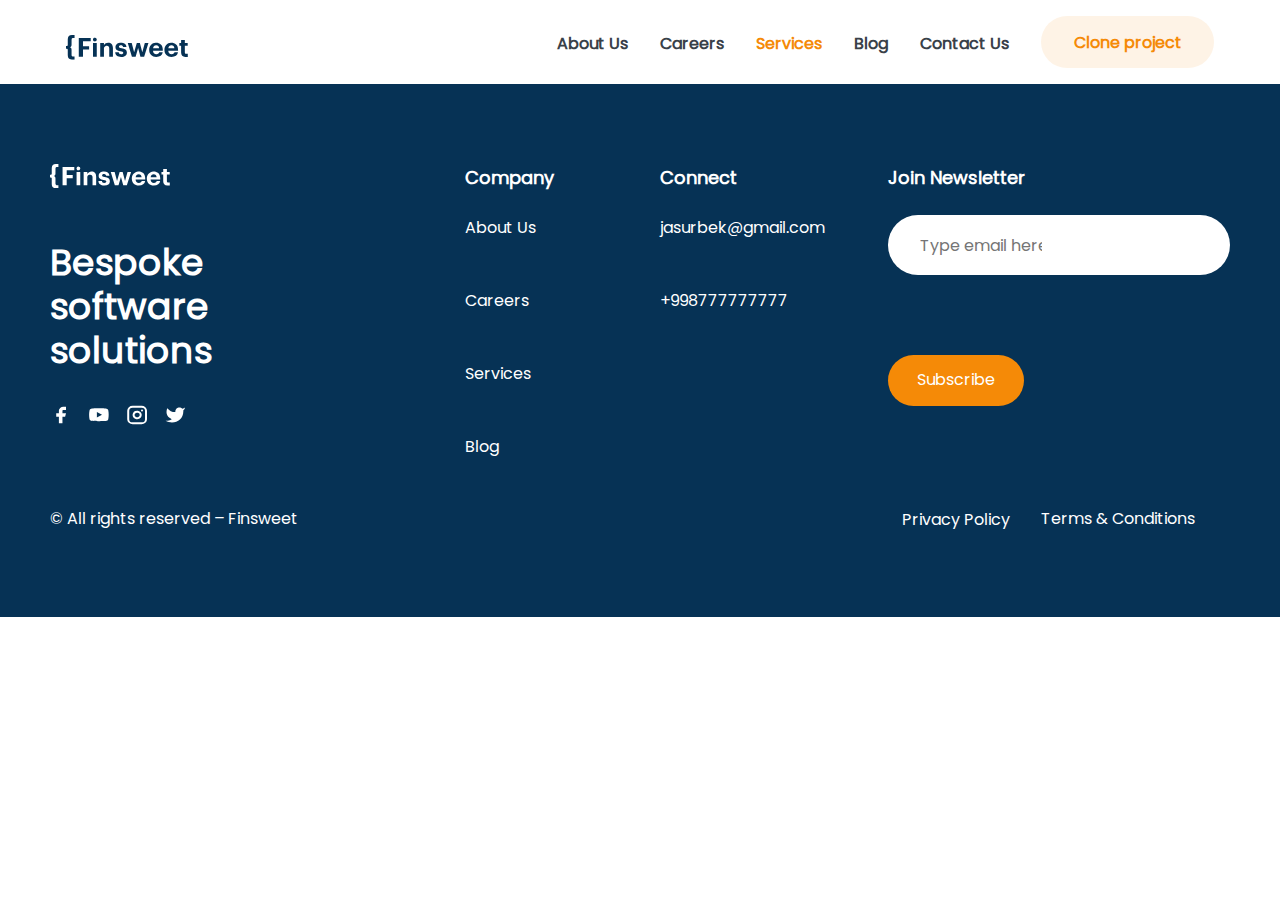
<file: pages/services/services.html>
<!DOCTYPE html>
<html lang="en">
<head>
    <meta charset="UTF-8">
    <meta http-equiv="X-UA-Compatible" content="IE=edge">
    <meta name="viewport" content="width=device-width, initial-scale=1.0">
    <title>Community</title>
    <link rel="stylesheet" href="../../css/global.css">
</head>
<body>
    <header class="site-header">
        <nav class="sitenav container">
          <div class="header-logo">
              <a href="../../index.html">
                  <img src="../../imgs/svg/Header-logo.svg" alt="site-header-logo">
              </a>
          </div>
             <ul class="sitenav-list">
              <li class="sitenav-item"><a href="../about/about.html" class="sitenav-link" >About Us</a></li>
              <li class="sitenav-item"><a href="../careers/careers.html" class="sitenav-link" >Careers</a></li>
              <li class="sitenav-item"><a href="../services/services.html" class="sitenav-link active" >Services</a></li>
              <li class="sitenav-item"><a href="../blog/blog.html" class="sitenav-link" >Blog</a></li>
              <li class="sitenav-item"><a href="../contact-us/contact-us.html" class="sitenav-link" >Contact us</a></li>
              <li class="sitenav-item"><a href="" class="sitenav-link-btn"href="" >Clone project</a></li>
             </ul>
        </nav>
      </header>
      <!-- HEADER-END -->
  
  
  
      <!-- Footer-start -->
      <footer class="site-footer">
       <div class="container">
        <ul class="footer-list" >
          <li class="footer-item footer-item-1">
              <a href="">
                  <img src="../../imgs/svg/Footer-logo.svg" alt="site-footer-logo" width="120px" height="24px">
              </a>
              <h3>Bespoke software <br> solutions</h3>
              <div class="footer-div">
                  <a  href=""><img  src="../../imgs/svg/facebook.svg" alt="Facebook-Logo" ></a>
                  <a  href=""><img  src="../../imgs/svg/youtube.svg" alt="YouTube-Logo" ></a>
                  <a  href=""><img  src="../../imgs/svg/instagram.svg" alt="Insatagram-Logo" ></a>
                  <a  href=""><img  src="../../imgs/svg/twitter.svg" alt="Twitter-Logo"></a>
              </div>
              <li class="footer-item footer-item2">
              <h5>Company</h5>
              <a href="">About Us</a>
              <br>
              <a href="">Careers</a>
              <br>
              <a href="">Services</a>
              <br>
              <a href="">Blog</a>
              <br>
              </li>
              <li class="footer-item">
                  <h5 class="footer-main-link">Connect</h5>
               <a class="footer-main-link"  href="mailto:jasurrrbekit@gmail.com">jasurbek@gmail.com</a>
               <br>
               <a class="footer-main-link" href="Tel:+998939448066">+998777777777</a>
              </li>
              <li class="footer-item">
                  <h5 >Join Newsletter</h5>
                  <input  type="email" placeholder="Type email here">
                  <br>
                  <a class=" footer-btn" href="https://github.com/jasursaydullayev ">Subscribe</a>
              </li>
          </ul>
          <div class="privacy">
            <p>© All rights reserved – Finsweet</p>
          <li class="privacy-right"> 
            <a href="./pages/privacy/privacy.html" target="_blank">Privacy Policy</a>
            <p href="#"> Terms & Conditions</p>
        </li> 
        </ul>
       </div>
      </footer>
      <!-- Footer-end -->
</body>
</html>
</file>
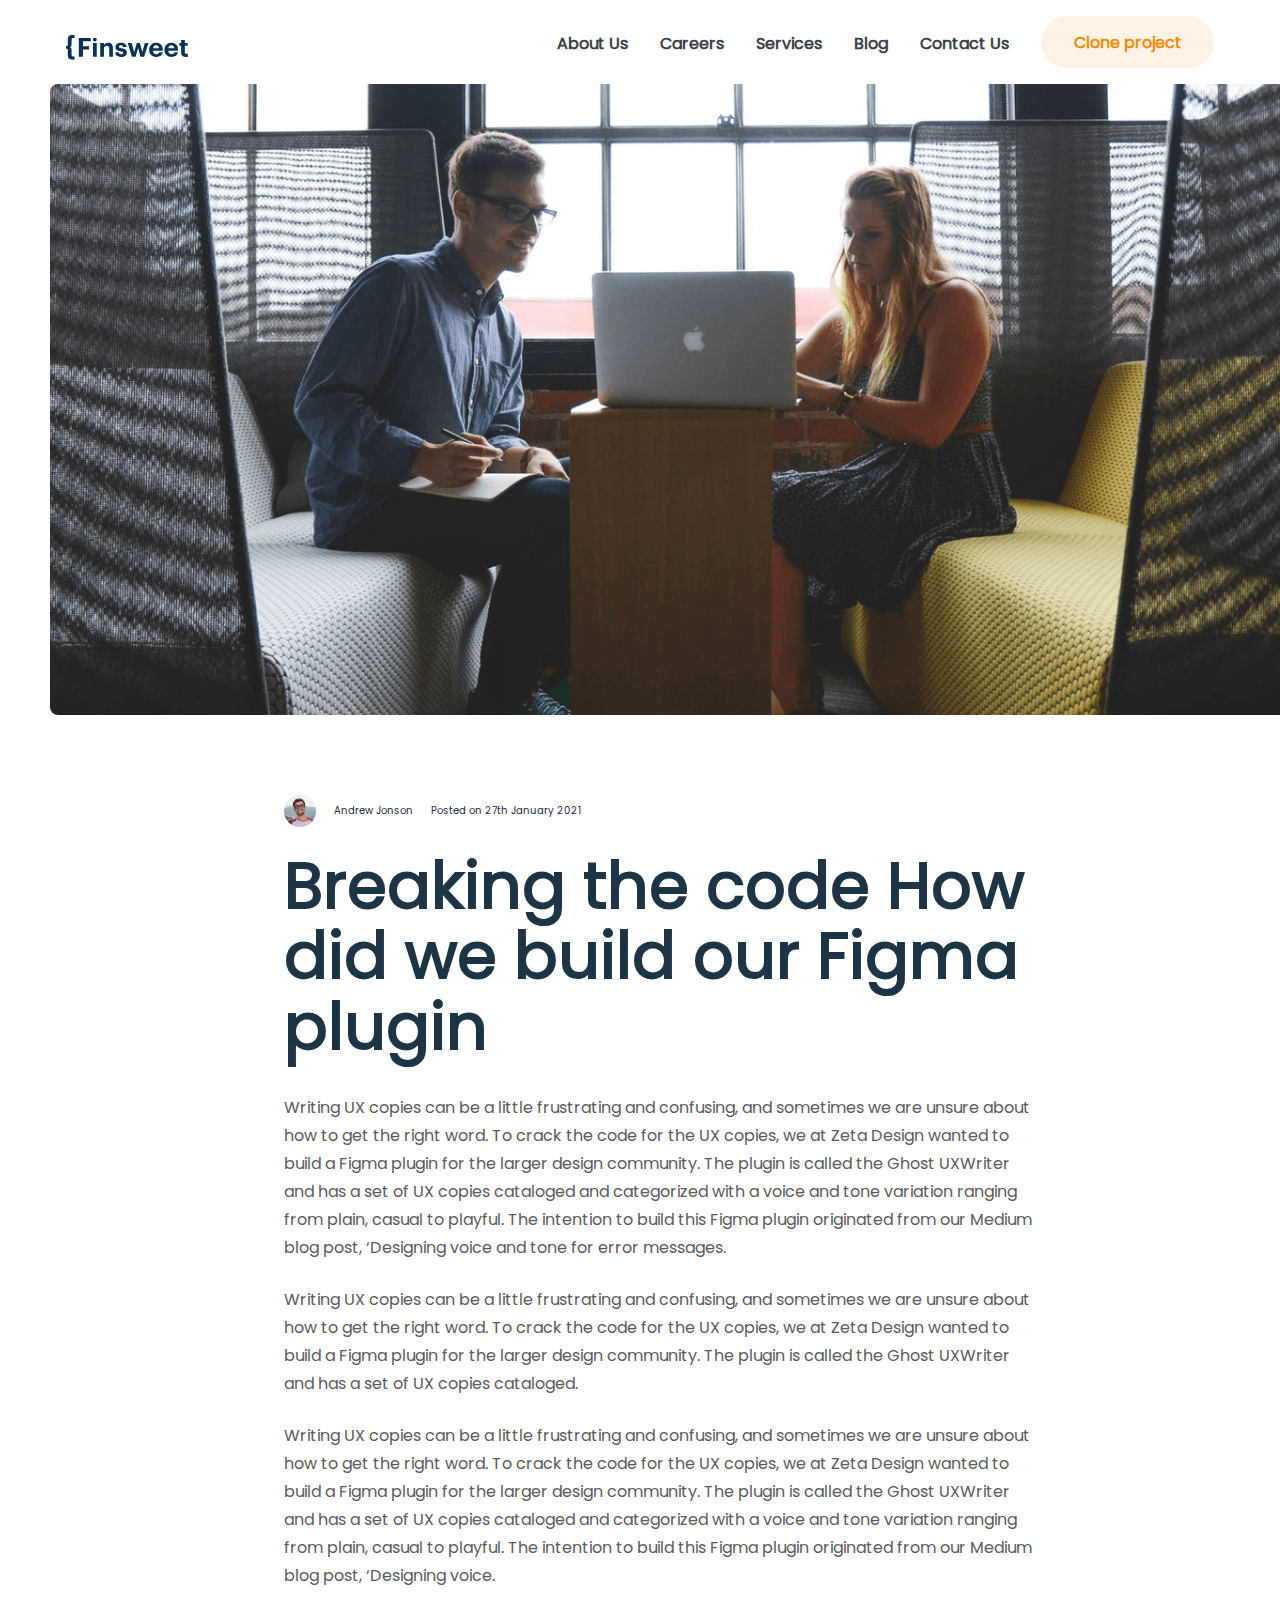
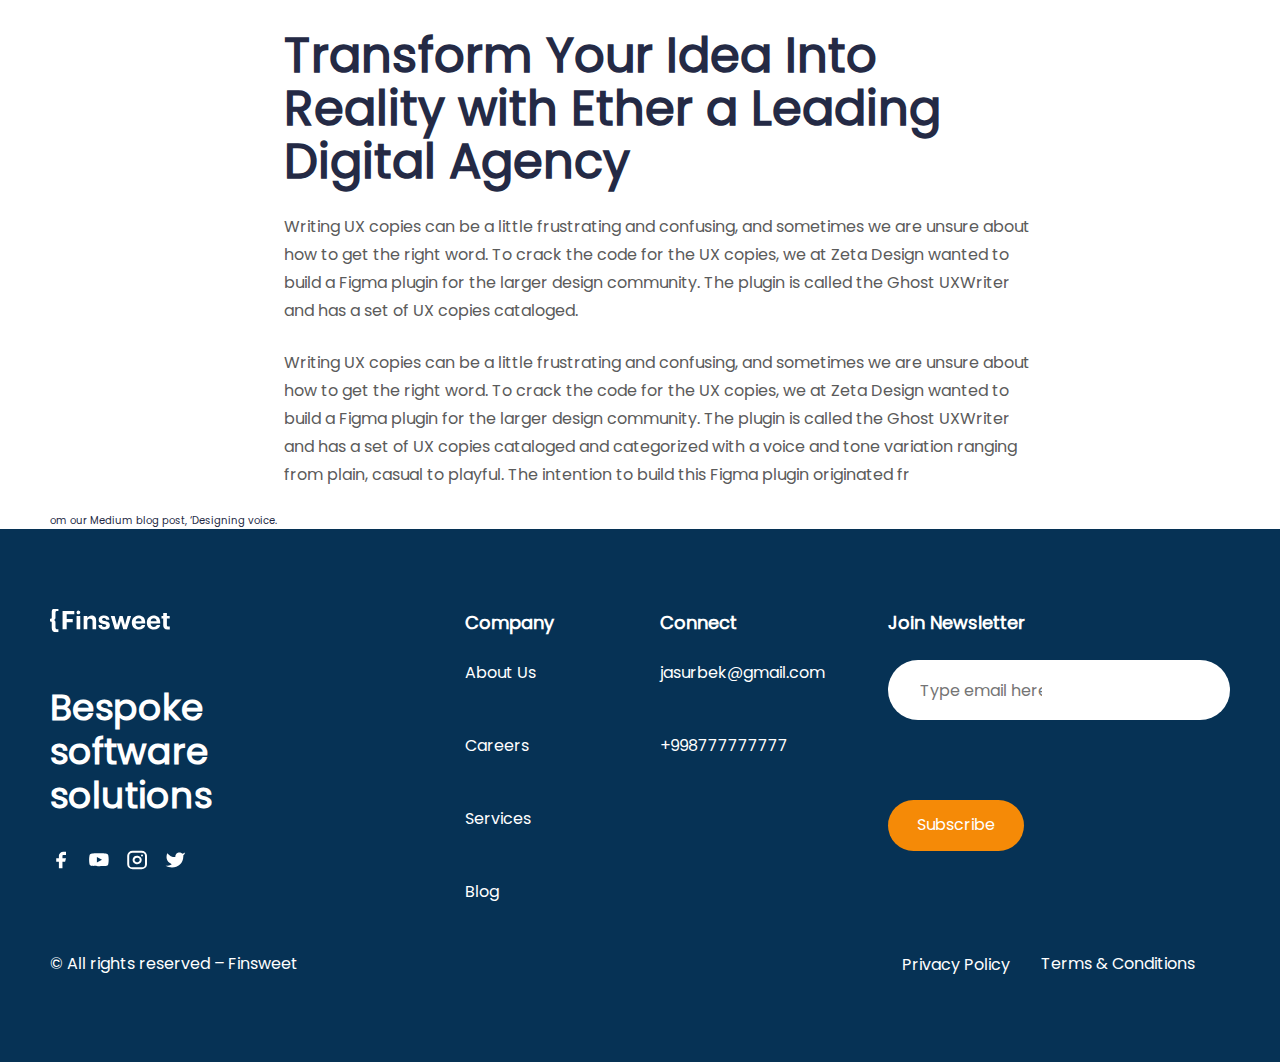
<file: pages/blog/blog-inner/blog-inner.html>
<!DOCTYPE html>
<html lang="en">
<head>
    <meta charset="UTF-8">
    <meta http-equiv="X-UA-Compatible" content="IE=edge">
    <meta name="viewport" content="width=device-width, initial-scale=1.0">
    <title>Community</title>
    <link rel="stylesheet" href="../../../css/global.css">
    <link rel="stylesheet" href="./blog-inner.css">
</head>
<body>
    <header class="site-header">
        <nav class="sitenav container">
          <div class="header-logo">
              <a href="../../../index.html">
                  <img src="../../../imgs/svg/Header-logo.svg" alt="site-header-logo">
              </a>
          </div>
             <ul class="sitenav-list">
              <li class="sitenav-item"><a href="../../../pages/about/about.css" class="sitenav-link" >About Us</a></li>
              <li class="sitenav-item"><a href="../../careers/careers.html" class="sitenav-link" >Careers</a></li>
              <li class="sitenav-item"><a href="../../services/services.html" class="sitenav-link" >Services</a></li>
              <li class="sitenav-item"><a href="../../blog/blog.html" class="sitenav-link" >Blog</a></li>
              <li class="sitenav-item"><a href="../../contact-us/contact-us.html" class="sitenav-link" >Contact us</a></li>
              <li class="sitenav-item"><a href="" class="sitenav-link-btn"href="" >Clone project</a></li>
             </ul>
        </nav>
      </header>
      <!-- HEADER-END -->
      <!-- MAIN-START -->
      <main>
        <div class="container">
            <img class="big-img" src="../../../imgs/png/Blog-inner-big-img.png" alt="Blog-inner-image" >
                    <div class="bloquote">
                        <img class="men-image" src="../../../imgs/png/blog-inner-men-img.png" alt="blog-inner-men-image">
                                        
                                           <p>Andrew Jonson</p>
                        <p>Posted on 27th January 2021</p>
                    </div>
                <div class="wrapper-div">
                    <h1 class="big-h1-title">Breaking the code How did we build our Figma plugin </h1>
                    <p class="all-text">Writing UX copies can be a little frustrating and confusing, and sometimes we are unsure about how to get the right word. To crack the code for the UX copies, we at Zeta Design wanted to build a Figma plugin for the larger design community. The plugin is called the Ghost UXWriter and has a set of UX copies cataloged and categorized with a voice and tone variation ranging from plain, casual to playful. The intention to build this Figma plugin originated from our Medium blog post, ‘Designing voice and tone for error messages.</p>
                    <p  class="all-text">Writing UX copies can be a little frustrating and confusing, and sometimes we are unsure about how to get the right word. To crack the code for the UX copies, we at Zeta Design wanted to build a Figma plugin for the larger design community. The plugin is called the Ghost UXWriter and has a set of UX copies cataloged.</p>
                    <p  class="all-text">Writing UX copies can be a little frustrating and confusing, and sometimes we are unsure about how to get the right word. To crack the code for the UX copies, we at Zeta Design wanted to build a Figma plugin for the larger design community. The plugin is called the Ghost UXWriter and has a set of UX copies cataloged and categorized with a voice and tone variation ranging from plain, casual to playful. The intention to build this Figma plugin originated from our Medium blog post, ‘Designing voice.</p>
                    <h2  class="big-h2-title">Transform Your Idea Into Reality with Ether a Leading Digital Agency</h2>
                    <p  class="all-text">Writing UX copies can be a little frustrating and confusing, and sometimes we are unsure about how to get the right word. To crack the code for the UX copies, we at Zeta Design wanted to build a Figma plugin for the larger design community. The plugin is called the Ghost UXWriter and has a set of UX copies cataloged.</p>
                    <p  class="all-text">Writing UX copies can be a little frustrating and confusing, and sometimes we are unsure about how to get the right word. To crack the code for the UX copies, we at Zeta Design wanted to build a Figma plugin for the larger design community. The plugin is called the Ghost UXWriter and has a set of UX copies cataloged and categorized with a voice and tone variation ranging from plain, casual to playful. The intention to build this Figma plugin originated fr
                </div>om our Medium blog post, ‘Designing voice.</p>
            </div>
            
      
      </main>
      <!-- MAIN-END -->
  
      <!-- Footer-start -->
      <footer class="site-footer">
       <div class="container">
        <ul class="footer-list" >
          <li class="footer-item footer-item-1">
              <a href="">
                  <img src="../../../imgs/svg/Footer-logo.svg" alt="site-footer-logo" width="120px" height="24px">
              </a>
              <h3>Bespoke software <br> solutions</h3>
              <div class="footer-div">
                  <a  href=""><img  src="../../../imgs/svg/facebook.svg" alt="Facebook-Logo" ></a>
                  <a  href=""><img  src="../../../imgs/svg/youtube.svg" alt="YouTube-Logo" ></a>
                  <a  href=""><img  src="../../../imgs/svg/instagram.svg" alt="Insatagram-Logo" ></a>
                  <a  href=""><img  src="../../../imgs/svg/twitter.svg" alt="Twitter-Logo"></a>
              </div>
              <li class="footer-item footer-item2">
              <h5>Company</h5>
              <a href="">About Us</a>
              <br>
              <a href="">Careers</a>
              <br>
              <a href="">Services</a>
              <br>
              <a href="">Blog</a>
              <br>
              </li>
              <li class="footer-item">
                  <h5 class="footer-main-link">Connect</h5>
               <a class="footer-main-link"  href="mailto:jasurrrbekit@gmail.com">jasurbek@gmail.com</a>
               <br>
               <a class="footer-main-link" href="Tel:+998939448066">+998777777777</a>
              </li>
              <li class="footer-item">
                  <h5 >Join Newsletter</h5>
                  <input  type="email" placeholder="Type email here">
                  <br>
                  <a class=" footer-btn" href="https://github.com/jasursaydullayev ">Subscribe</a>
              </li>
          </ul>
          <div class="privacy">
            <p>© All rights reserved – Finsweet</p>
          <li class="privacy-right"> 
            <a href="../../privacy/privacy.html" target="_blank">Privacy Policy</a>
            <p href="#"> Terms & Conditions</p>
        </li> 

        </div>
       </div>
      </footer>
      <!-- Footer-end -->
</body>
</html>
</file>
<file: css/global.css>
/* poppins-regular - latin */
@font-face {
    font-display: swap; /* Check https://developer.mozilla.org/en-US/docs/Web/CSS/@font-face/font-display for other options. */
    font-family: 'Poppins';
    font-style: normal;
    font-weight: 400;
    src: url('../fonts/poppins-v20-latin-regular.woff2') format('woff2'); /* Chrome 36+, Opera 23+, Firefox 39+, Safari 12+, iOS 10+ */
  }
  /* inter-500 - latin */
@font-face {
  font-display: swap; /* Check https://developer.mozilla.org/en-US/docs/Web/CSS/@font-face/font-display for other options. */
  font-family: 'Inter';
  font-style: normal;
  font-weight: 500;
  src: url('../fonts/inter-v12-latin-500.woff2') format('woff2'); /* Chrome 36+, Opera 23+, Firefox 39+, Safari 12+, iOS 10+ */
}
/* inter-600 - latin */
@font-face {
  font-display: swap; /* Check https://developer.mozilla.org/en-US/docs/Web/CSS/@font-face/font-display for other options. */
  font-family: 'Inter';
  font-style: normal;
  font-weight: 600;
  src: url('../fonts/inter-v12-latin-600.woff2') format('woff2'); /* Chrome 36+, Opera 23+, Firefox 39+, Safari 12+, iOS 10+ */
}
  *,
  * ::before,
  * ::after{
    box-sizing: border-box;
    margin: 0;
    padding: 0;
  }
  *{
    font-family: 'poppins', sans-serif;

  }
  html{
    height: 100%;
    font-size: 62.5%;
  }
  body{
    font-family: 'poppins', sans-serif;
    color: #242A45;
    display: flex;
    flex-direction: column;
    height: 100%;
  }
  
  img{
    display: flex;
    object-fit: cover;
  }
  
  a{
    text-decoration: none;
    display: inline-block;
    font-family: 'poppins', sans-serif;
  }
  ol, ul{
    list-style: none;
  }

  main {
    flex-grow:1;
  }
  .container {
    width: 100%;
    max-width: 1380px;
    padding-left: 5rem;
    padding-right: 5rem;
    margin-left: auto;
    margin-right: auto;
 
  }
  /* HEADER-START */
  .site-header{
    padding: 1.6rem 1.6rem;
   }
   .active {
    color:  rgba(245, 138, 7, 1) !important;
   }
  .sitenav{
    display: flex;
    justify-content: space-between;
    align-items: center;
    padding-top: 1.6rem;

  }
  .sitenav-list{
    display: flex;
    gap: 3.2rem;
  }
  .sitenav-link{
    font-weight: 600;
    font-size: 1.6rem;
    line-height: 2.4rem;
    color: #394149;
    text-transform: capitalize;
  }
  .sitenav-link-btn{
    width: 17.3rem;
    height: 5.2rem;
    background-color:rgba(245, 138, 7, 0.1); 
    color:rgba(245, 138, 7, 1);
    font-weight: 600;
    font-size: 1.6rem;
    line-height: 1.7rem;
    border-radius: 3rem;
    text-align: center;
    padding-top: 1.8rem;
    margin-top: -1.6rem;
  }
 /* HEADER-END */

 /* FOOTER-START */
.site-footer{
  height: 53.3rem;
  background-color:  rgba(6, 50, 85, 1);
  padding-top: 8rem;
  padding-bottom: 8rem;
}
.site-footer a {
  color: #fff;
  font-size: 1.6rem;
  font-weight: 400;
  line-height: normal;
  font-style: normal;
  margin-bottom: 1.6rem;
  padding-bottom: 3.2rem;
}
.site-footer h3 {
  font-weight: 600;
  font-size: 3.6rem;
  line-height: 4.4rem;
  color: rgba(255, 255, 255, 1);
  letter-spacing: -3%;
  padding-bottom: 3.2rem;
}
.footer-div{
 display: flex;
 gap: 1.6rem;
}
.site-footer h5{
  font-weight: 600;
  font-size: 1.8rem;
  line-height: 2.7rem;
  color:   rgba(255, 255, 255, 1); 
  margin-bottom: 2.4rem;
}
.footer-btn{
  margin-top: 8rem;
 width: 13.6rem;
 height: 5.1rem;
 background-color: rgba(245, 138, 7, 1);
 border-radius: 25rem;
text-align: center;
padding-top: 1.2rem;
}
.footer-list{
  display: flex;
}
.footer-item2{
  margin-left: 11rem;
}
.footer-main-link{
  padding-left: 10.6rem;
  padding-right: 6.3rem;
}

.site-footer input{
  border: none;
  border-radius: 3.3rem;
  color: #9C9C9C;
  font-size: 1.6rem;
  font-weight: 500;
  width: 34.2rem;
  padding: 1.8rem 18.8rem 1.7rem 3.2rem;
}
.privacy{
  display: flex;
  margin-right: auto;
  font-weight: 500;
  font-size: 1.6rem;
  line-height: 1.5;
  color:rgba(255, 255, 255, 1) ;
 
}
.privacy-right{
  display: flex;
  margin-left: auto;
  list-style: none;
  padding-right: 3.5rem; 
  gap: 3.1rem;
}

 /* FOOTER-END */
</file>
<file: css/home.css>
/* HOME MAIN */
</file>
<file: pages/blog/blog.css>
.main-header{
    width: 100%;
    height: 74.9rem;
    display: flex;
    background-color:rgba(220, 234, 245, 1);
    justify-content: center;
    align-items: center;
}
.div-wrapper{
    margin-bottom: 15rem;
    margin-right: 10.2rem;
}
.main-header-div{
    display: flex;
    align-items: center;
    gap: 1.8rem;
    margin-top: 16.1rem;
    margin-bottom: 2.4rem;
}
.main-header-h1 {
    width: 52.7rem;
    height: 21.6rem;
    font-weight: 600;
    font-size: 6.4rem;
    line-height: 1.1;
    letter-spacing:-3%;
    margin-bottom: 2.4rem;
}
.main-header-text {
    font-weight: 500;
    font-size: 1.8rem;
    line-height: 1.6;
    width: 55.9rem;
    height: 9rem;
    margin-bottom: 2.4rem;
}
.blog-inner-link {
    font-weight: 500;
    font-size: 1.6rem;
    color: rgba(245, 138, 7, 1); 
}
.header-image{
    border-radius: 1.9rem;
    width: 84.9em;
    height: 49.3rem;
}
/* main-main */
.all-wrapper-div{
    margin-bottom: 12.8rem;
}
.mega-div{
    display: flex;
}
.mega-wrapper-div{
    display: flex;
}
/* DIV-FIRST */
.all-h1{
    font-weight: 600;
    font-size: 4.8rem;
    line-height: 5.6rem;
    letter-spacing: -3%;
    margin-top:  12.8rem;
    margin-bottom:6.4rem;
    color: rgba(13, 19, 23, 1);
  
}
.div-first {
    background-color:  rgba(237, 247, 255, 1);
    border-radius: 0px, 0px, 20px, 20px;
   
    width:40rem ;
    height: 50.7rem; 
    margin-right: 4rem;
    margin-bottom: 4rem;
}
.first-h4{
    width: 33.6rem;
    height: 7.2rem;
    font-weight: 500;
    font-size: 2.4rem;
    line-height: 3.6rem;
    letter-spacing: -3%;
    margin-left: 3.2rem;
    margin-top: 3.2rem;
    color:  rgba(13, 19, 23, 1);
}
.first-text{
    font-weight: 500;
    font-size: 1.6rem;
    line-height: 2.8rem;
    color: rgba(91, 91, 91, 1); 
   width:33.6rem ;
   height: 8.4rem;
   margin-top: 1.6rem;
   margin-left: 3.2rem;
}
.inner-link {
    font-weight: 500;
    font-size: 1.6rem;
    color: rgba(245, 138, 7, 1);
    padding-top: 2.4rem;
    padding-left: 3.2rem;
}
/* SECOND-DIV */
.div-second {
    background-color:  rgba(237, 247, 255, 1);
    width:40rem ;
    height: 50.7rem; 
    margin-right: 4rem;
    margin-bottom: 4rem;
}
.second-h4 {
    width: 33.6rem;
    height: 7.2rem;
    font-weight: 500;
    font-size: 2.4rem;
    line-height: 3.6rem;
    letter-spacing: -3%;
    margin-left: 3.2rem;
    margin-top: 3.2rem;
    color:  rgba(13, 19, 23, 1);
}
.second-text {
    font-weight: 500;
    font-size: 1.6rem;
    line-height: 2.8rem;
    color: rgba(91, 91, 91, 1); 
   width:33.6rem ;
   height: 8.4rem;
   margin-top: 1.6rem;
   margin-left: 3.2rem;
}
.inner-link {
    font-weight: 500;
    font-size: 1.6rem;
    color: rgba(245, 138, 7, 1);
    padding-top: 2.4rem;
    padding-left: 3.2rem;
}
/* THRID-DIV */
.div-thrid {
    background-color:  rgba(237, 247, 255, 1);
    width:40rem ;
    height: 50.7rem;  
    margin-bottom: 4rem;
}
.thrid-h4 {
    width: 33.6rem;
    height: 7.2rem;
    font-weight: 500;
    font-size: 2.4rem;
    line-height: 3.6rem;
    letter-spacing: -3%;
    margin-left: 3.2rem;
    margin-top: 3.2rem;
    color:  rgba(13, 19, 23, 1);
}
.thrid-text {
    font-weight: 500;
    font-size: 1.6rem;
    line-height: 2.8rem;
    color: rgba(91, 91, 91, 1); 
   width:33.6rem ;
   height: 8.4rem;
   margin-top: 1.6rem;
   margin-left: 3.2rem;
}
.inner-link {
    font-weight: 500;
    font-size: 1.6rem;
    color: rgba(245, 138, 7, 1);
    padding-top: 2.4rem;
    padding-left: 3.2rem;
}
/* FOURTH-DIV */
.div-fourth {
    background-color:  rgba(237, 247, 255, 1);
    width:40rem ;
    height: 50.7rem; 
    margin-right: 4rem;
}
.fourth-h4 {
    width: 33.6rem;
    height: 7.2rem;
    font-weight: 500;
    font-size: 2.4rem;
    line-height: 3.6rem;
    letter-spacing: -3%;
    margin-left: 3.2rem;
    margin-top: 3.2rem;
    color:  rgba(13, 19, 23, 1);
}
.fourth-text {
    font-weight: 500;
    font-size: 1.6rem;
    line-height: 2.8rem;
    color: rgba(91, 91, 91, 1); 
   width:33.6rem ;
   height: 8.4rem;
   margin-top: 1.6rem;
   margin-left: 3.2rem;
}
.inner-link {
    font-weight: 500;
    font-size: 1.6rem;
    color: rgba(245, 138, 7, 1);
    padding-top: 2.4rem;
    padding-left: 3.2rem;
}
/* FIFTH-DIV */
.div-fifth {
    background-color:  rgba(237, 247, 255, 1);
    width:40rem ;
    height: 50.7rem; 
    margin-right: 4rem;
}
.fifth-h4 {
    width: 33.6rem;
    height: 7.2rem;
    font-weight: 500;
    font-size: 2.4rem;
    line-height: 3.6rem;
    letter-spacing: -3%;
    margin-left: 3.2rem;
    margin-top: 3.2rem;
    color:  rgba(13, 19, 23, 1);
}
.fifth-text {
    font-weight: 500;
    font-size: 1.6rem;
    line-height: 2.8rem;
    color: rgba(91, 91, 91, 1); 
   width:33.6rem ;
   height: 8.4rem;
   margin-top: 1.6rem;
   margin-left: 3.2rem;
}
.inner-link {
    font-weight: 500;
    font-size: 1.6rem;
    color: rgba(245, 138, 7, 1);
    padding-top: 2.4rem;
    padding-left: 3.2rem;
}
/* SIX-DIV */
.div-six {
    background-color:  rgba(237, 247, 255, 1);
    width:40rem ;
    height: 50.7rem; 
    margin-right: 4rem;
}
.six-h4 {
    width: 33.6rem;
    height: 7.2rem;
    font-weight: 500;
    font-size: 2.4rem;
    line-height: 3.6rem;
    letter-spacing: -3%;
    margin-left: 3.2rem;
    margin-top: 3.2rem;
    color:  rgba(13, 19, 23, 1);
}
.six-text {
    font-weight: 500;
    font-size: 1.6rem;
    line-height: 2.8rem;
    color: rgba(91, 91, 91, 1); 
   width:33.6rem ;
   height: 8.4rem;
   margin-top: 1.6rem;
   margin-left: 3.2rem;
}
.inner-link {
    font-weight: 500;
    font-size: 1.6rem;
    color: rgba(245, 138, 7, 1);
    padding-top: 2.4rem;
    padding-left: 3.2rem;
}
</file>
<file: pages/privacy/privacy.css>
.privacy-big-title {
    width: 72.5rem;
    font-weight: 600;
    font-size: 6.4rem;
    line-height: 1.1;
    letter-spacing: -3%;
    color:   rgba(91, 91, 91, 1);
    margin-bottom: 2.4rem;
}
.privacy-title {
    width: 72.5rem;
    font-weight: 500;
    font-size: 2.4rem;
    line-height: 1.25; 
    color:rgba(13, 19, 23, 1);
    margin-bottom: 2.4rem;
}
.privacy-text1{
    width: 72.5rem;
    height: 16.8rem;
    font-weight: 500;
    font-size: 1.6rem;
    line-height: 1.75; 
    color:   rgba(91, 91, 91, 1); 
    margin-bottom: 2.4rem;
}
.privacy-text2{
    width: 72.5rem;
    height: 11.2rem;
    font-weight: 500;
    font-size: 1.6rem;
    line-height: 1.75; 
    color:   rgba(91, 91, 91, 1); 
    margin-bottom: 4rem;
}
.privacy-text3{
    width: 72.5rem;
    height: 25.2rem;
    font-weight: 500;
    font-size: 1.6rem;
    line-height: 1.75; 
    color:   rgba(91, 91, 91, 1); 
    margin-bottom: 2.4rem;

}
.privacy-text4{
    width: 72.5rem;
    height: 16.8rem;
    font-weight: 500;
    font-size: 1.6rem;
    line-height: 1.75; 
    color:   rgba(91, 91, 91, 1); 
    margin-bottom: 4rem;
}
.privacy-text5{
    width: 72.5rem;
    height: 25.2rem;
    font-weight: 500;
    font-size: 1.6rem;
    line-height: 1.75; 
    color:   rgba(91, 91, 91, 1); 
}
.privacy-text6{
    width: 72.5rem;
    font-weight: 500;
    font-size: 1.6rem;
    line-height: 1.75; 
    color:   rgba(91, 91, 91, 1); 
}
.privacy-text-small{
    width: 72.5rem;
    font-weight: 500;
    font-size: 1.6rem;
    line-height: 1.75; 
    color:   rgba(91, 91, 91, 1); 
    margin-bottom: 4.8rem;
}
</file>
<file: pages/blog/blog-inner/blog-inner.css>
.big-img {
    border-radius: 0.8rem;
    margin-bottom: 8rem;
}
.wrapper-div{
 margin-left: 23.4rem;
}
.bloquote {
    display: flex;
    align-items: center;
    gap:1.8rem ;
    margin-bottom: 2.4rem;
}
.men-image {
    margin-left: 23.4rem;
}
.big-h1-title {
    width: 75.2rem;
    font-weight: 600;
    font-size:6.4rem ;
    line-height:1.1 ;
    color:rgba(29, 52, 68, 1) ;
    letter-spacing: -3%;
    margin-bottom: 3.2rem;
}
.all-text {
    width: 75.2rem;
    font-weight: 500;
    font-size: 1.6rem;
    line-height: 1.75;
    color:rgba(91, 91, 91, 1);
    margin-bottom: 2.4rem;
}
.big-h2-title {
    width: 75.2rem;
    font-weight: 600;
    font-size: 4.8rem;
    line-height: 1.1;
    letter-spacing: -3%;
    margin-bottom: 2.4rem;
    margin-top: 4rem;
}
</file>
